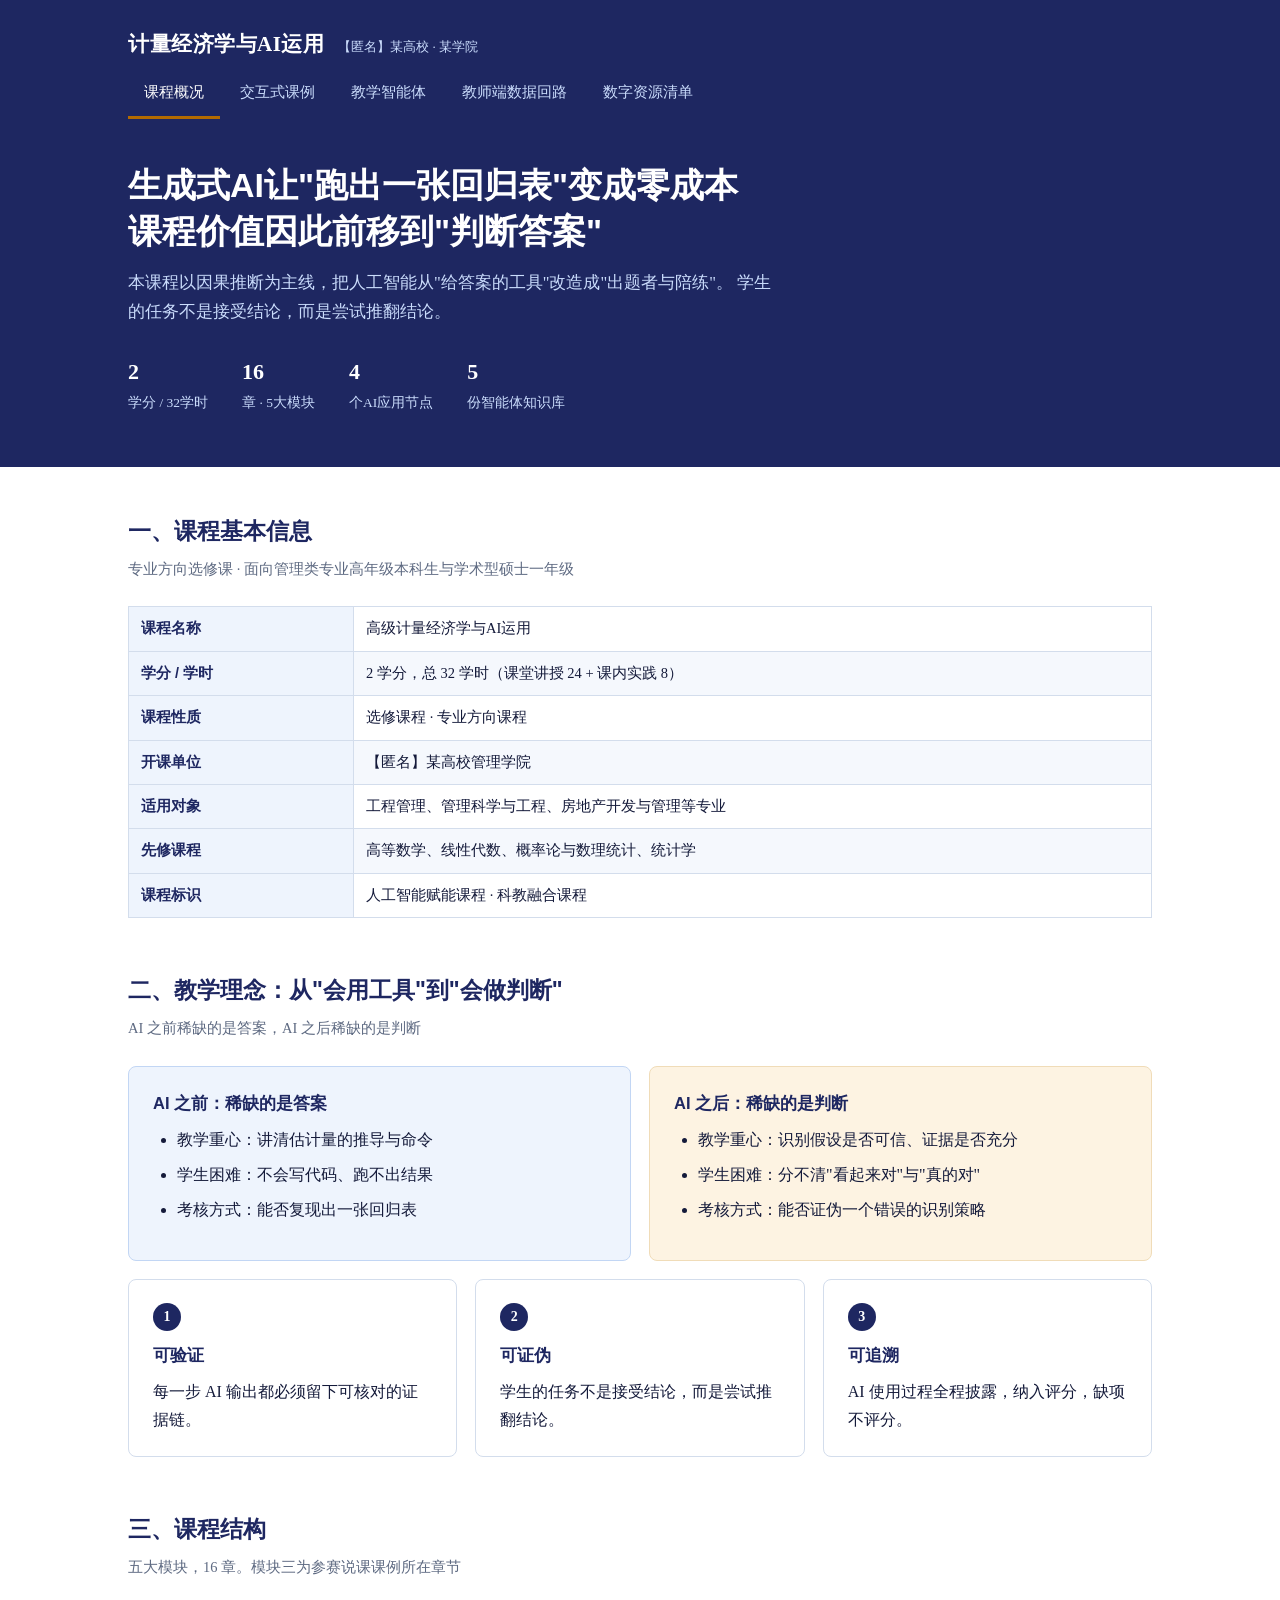
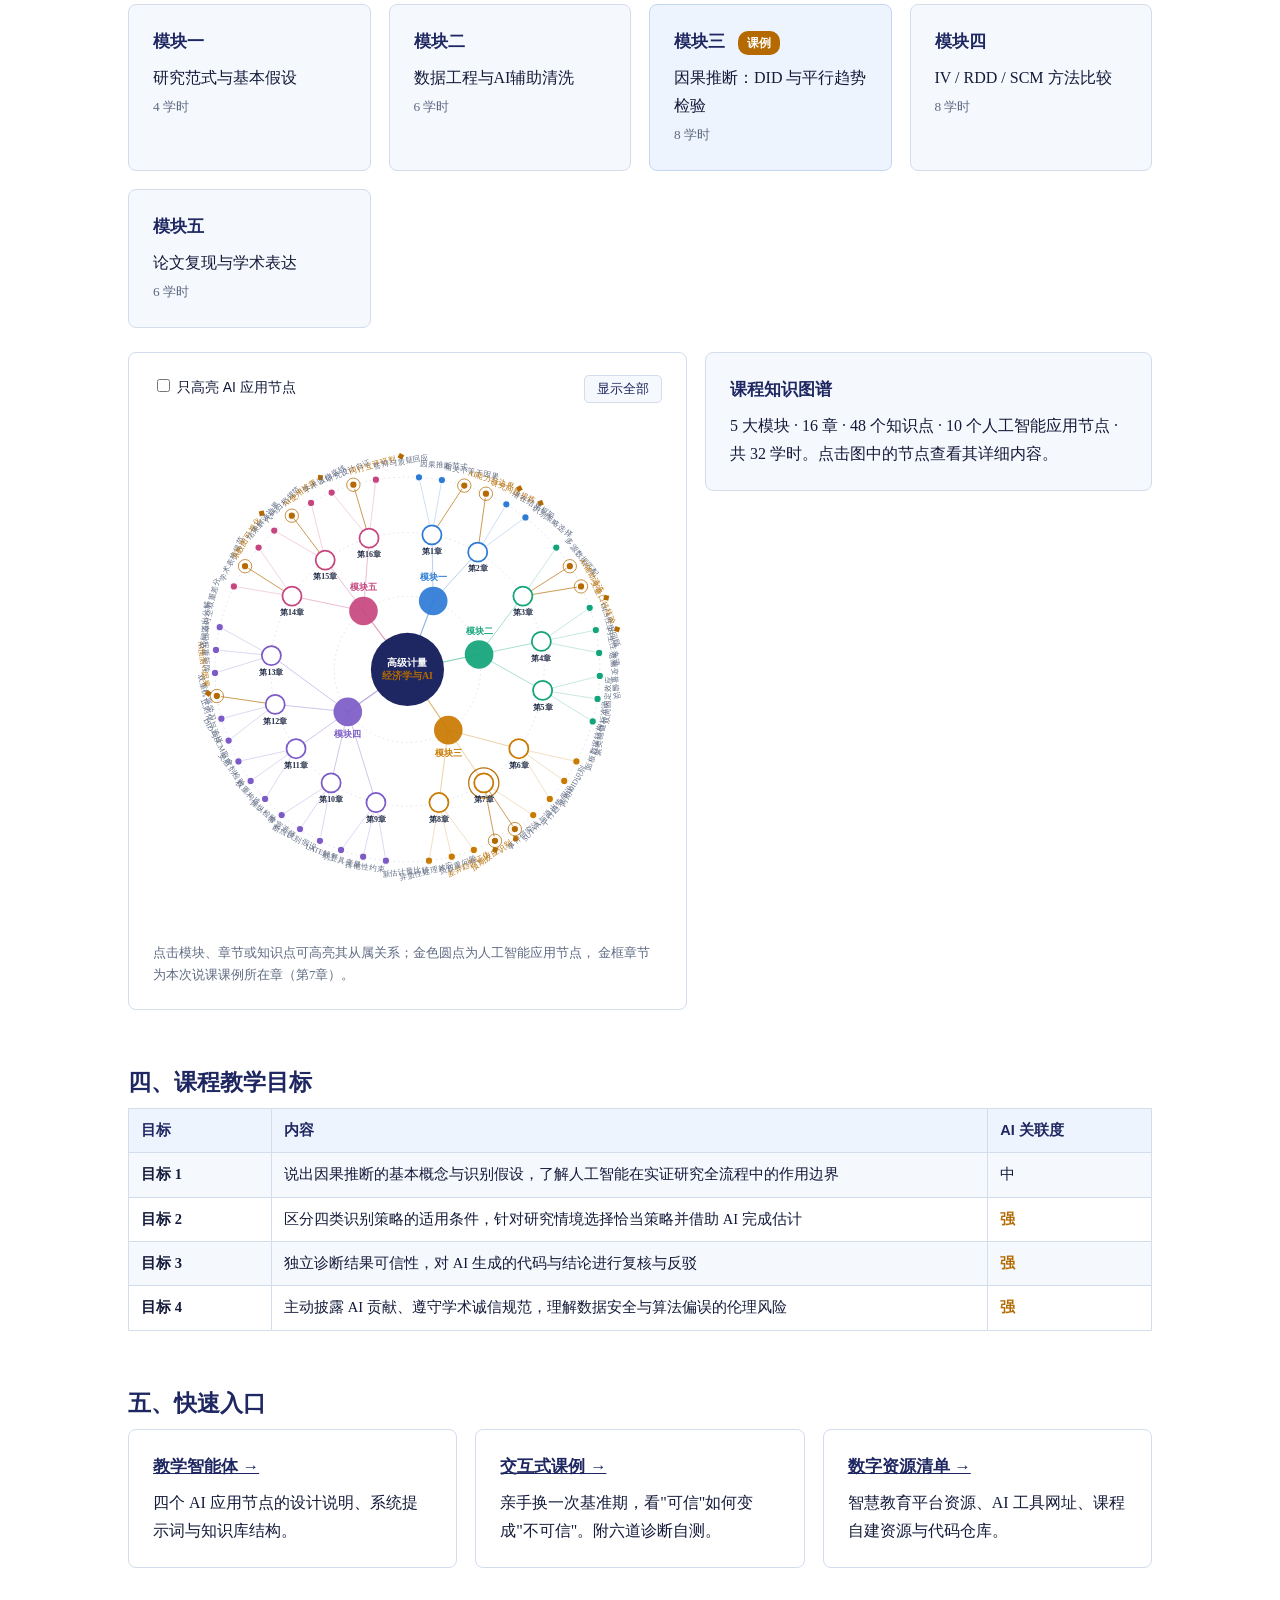
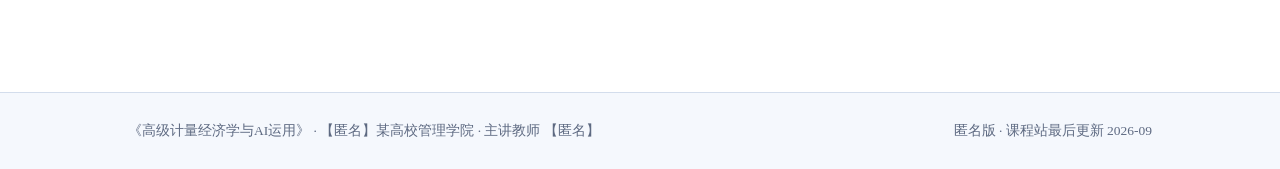
<file: index.html>
<!DOCTYPE html>
<html lang="zh-CN">
<head>
<meta charset="utf-8">
<meta name="viewport" content="width=device-width,initial-scale=1">
<title>计量经济学与AI运用 · 课程站</title>
<meta name="description" content="【匿名】某高校某学院《计量经济学与AI运用》课程数字资源与教学智能体">
<link rel="stylesheet" href="assets/style.css">
</head>
<body>
<header>
  <div class="hwrap">
    <div class="brand">
      <b>计量经济学与AI运用</b>
      <span>【匿名】某高校 · 某学院</span>
    </div>
    <nav>
      <a href="index.html" aria-current="page">课程概况</a>
      <a href="demo.html">交互式课例</a>
      <a href="agent.html">教学智能体</a>
      <a href="teacher.html">教师端数据回路</a>
      <a href="resources.html">数字资源清单</a>
    </nav>
  </div>
</header>

<div class="hero">
  <div class="hwrap">
    <h1>生成式AI让"跑出一张回归表"变成零成本<br>课程价值因此前移到"判断答案"</h1>
    <p>本课程以因果推断为主线，把人工智能从"给答案的工具"改造成"出题者与陪练"。
       学生的任务不是接受结论，而是尝试推翻结论。</p>
    <div class="meta">
      <div><b>2</b>学分 / 32学时</div>
      <div><b>16</b>章 · 5大模块</div>
      <div><b>4</b>个AI应用节点</div>
      <div><b>5</b>份智能体知识库</div>
    </div>
  </div>
</div>

<main>

<section>
  <h2>一、课程基本信息</h2>
  <p class="sub">专业方向选修课 · 面向管理类专业高年级本科生与学术型硕士一年级</p>
  <table>
    <tr><th style="width:22%">课程名称</th><td>高级计量经济学与AI运用</td></tr>
    <tr><th>学分 / 学时</th><td>2 学分，总 32 学时（课堂讲授 24 + 课内实践 8）</td></tr>
    <tr><th>课程性质</th><td>选修课程 · 专业方向课程</td></tr>
    <tr><th>开课单位</th><td>【匿名】某高校管理学院</td></tr>
    <tr><th>适用对象</th><td>工程管理、管理科学与工程、房地产开发与管理等专业</td></tr>
    <tr><th>先修课程</th><td>高等数学、线性代数、概率论与数理统计、统计学</td></tr>
    <tr><th>课程标识</th><td>人工智能赋能课程 · 科教融合课程</td></tr>
  </table>
</section>

<section>
  <h2>二、教学理念：从"会用工具"到"会做判断"</h2>
  <p class="sub">AI 之前稀缺的是答案，AI 之后稀缺的是判断</p>
  <div class="grid g2">
    <div class="card ice">
      <h4>AI 之前：稀缺的是答案</h4>
      <ul>
        <li>教学重心：讲清估计量的推导与命令</li>
        <li>学生困难：不会写代码、跑不出结果</li>
        <li>考核方式：能否复现出一张回归表</li>
      </ul>
    </div>
    <div class="card amber">
      <h4>AI 之后：稀缺的是判断</h4>
      <ul>
        <li>教学重心：识别假设是否可信、证据是否充分</li>
        <li>学生困难：分不清"看起来对"与"真的对"</li>
        <li>考核方式：能否证伪一个错误的识别策略</li>
      </ul>
    </div>
  </div>
  <div class="grid g3" style="margin-top:18px">
    <div class="card"><span class="num">1</span><h4>可验证</h4>
      <p>每一步 AI 输出都必须留下可核对的证据链。</p></div>
    <div class="card"><span class="num">2</span><h4>可证伪</h4>
      <p>学生的任务不是接受结论，而是尝试推翻结论。</p></div>
    <div class="card"><span class="num">3</span><h4>可追溯</h4>
      <p>AI 使用过程全程披露，纳入评分，缺项不评分。</p></div>
  </div>
</section>

<section>
  <h2>三、课程结构</h2>
  <p class="sub">五大模块，16 章。模块三为参赛说课课例所在章节</p>
  <div class="grid g4">
    <div class="card tint"><h4>模块一</h4><p>研究范式与基本假设<br>
      <small style="color:#5E6A82">4 学时</small></p></div>
    <div class="card tint"><h4>模块二</h4><p>数据工程与AI辅助清洗<br>
      <small style="color:#5E6A82">6 学时</small></p></div>
    <div class="card ice"><h4>模块三 <span class="tag">课例</span></h4>
      <p>因果推断：DID 与平行趋势检验<br>
      <small style="color:#5E6A82">8 学时</small></p></div>
    <div class="card tint"><h4>模块四</h4><p>IV / RDD / SCM 方法比较<br>
      <small style="color:#5E6A82">8 学时</small></p></div>
  </div>
  <div class="grid g4" style="margin-top:18px">
    <div class="card tint"><h4>模块五</h4><p>论文复现与学术表达<br>
      <small style="color:#5E6A82">6 学时</small></p></div>
  </div>
  <div class="grid g2" style="grid-template-columns:1.25fr 1fr; align-items:start; margin-top:24px">
    <div class="card">
      <div class="ui" style="margin-bottom:12px; font-size:14px; display:flex;
           justify-content:space-between; flex-wrap:wrap; gap:10px">
        <label style="cursor:pointer"><input type="checkbox" id="kgAiOnly">
          只高亮 AI 应用节点</label>
        <button id="kgReset" type="button" style="font-size:13px; padding:4px 12px;
          border:1px solid var(--line); background:var(--light); border-radius:5px;
          cursor:pointer; color:var(--navy)">显示全部</button>
      </div>
      <div id="kgChart"></div>
      <p style="font-size:12.5px; color:#5E6A82; margin:10px 0 0">
        点击模块、章节或知识点可高亮其从属关系；金色圆点为人工智能应用节点，
        金框章节为本次说课课例所在章（第7章）。
      </p>
    </div>
    <div class="card tint" id="kgInfoCard">
      <h4>课程知识图谱</h4>
      <div id="kgInfo">
        <p style="margin:0">5 大模块 · 16 章 · 48 个知识点 · 10 个人工智能应用节点 · 共 32 学时。
        点击图中的节点查看其详细内容。</p>
      </div>
    </div>
  </div>
</section>

<section>
  <h2>四、课程教学目标</h2>
  <table>
    <tr><th style="width:14%">目标</th><th>内容</th><th style="width:16%">AI 关联度</th></tr>
    <tr><td><b>目标 1</b></td>
      <td>说出因果推断的基本概念与识别假设，了解人工智能在实证研究全流程中的作用边界</td>
      <td>中</td></tr>
    <tr><td><b>目标 2</b></td>
      <td>区分四类识别策略的适用条件，针对研究情境选择恰当策略并借助 AI 完成估计</td>
      <td><b style="color:#B46A00">强</b></td></tr>
    <tr><td><b>目标 3</b></td>
      <td>独立诊断结果可信性，对 AI 生成的代码与结论进行复核与反驳</td>
      <td><b style="color:#B46A00">强</b></td></tr>
    <tr><td><b>目标 4</b></td>
      <td>主动披露 AI 贡献、遵守学术诚信规范，理解数据安全与算法偏误的伦理风险</td>
      <td><b style="color:#B46A00">强</b></td></tr>
  </table>
</section>

<section>
  <h2>五、快速入口</h2>
  <div class="grid g3">
    <div class="card">
      <h4><a href="agent.html">教学智能体 →</a></h4>
      <p>四个 AI 应用节点的设计说明、系统提示词与知识库结构。</p>
    </div>
    <div class="card">
      <h4><a href="demo.html">交互式课例 →</a></h4>
      <p>亲手换一次基准期，看"可信"如何变成"不可信"。附六道诊断自测。</p>
    </div>
    <div class="card">
      <h4><a href="resources.html">数字资源清单 →</a></h4>
      <p>智慧教育平台资源、AI 工具网址、课程自建资源与代码仓库。</p>
    </div>
  </div>
</section>

</main>

<footer>
  <div class="hwrap">
    <div>《高级计量经济学与AI运用》 · 【匿名】某高校管理学院 · 主讲教师 【匿名】</div>
    <div>匿名版 · 课程站最后更新 2026-09</div>
  </div>
</footer>
<script src="assets/app.js"></script>
</body>
</html>
</file>
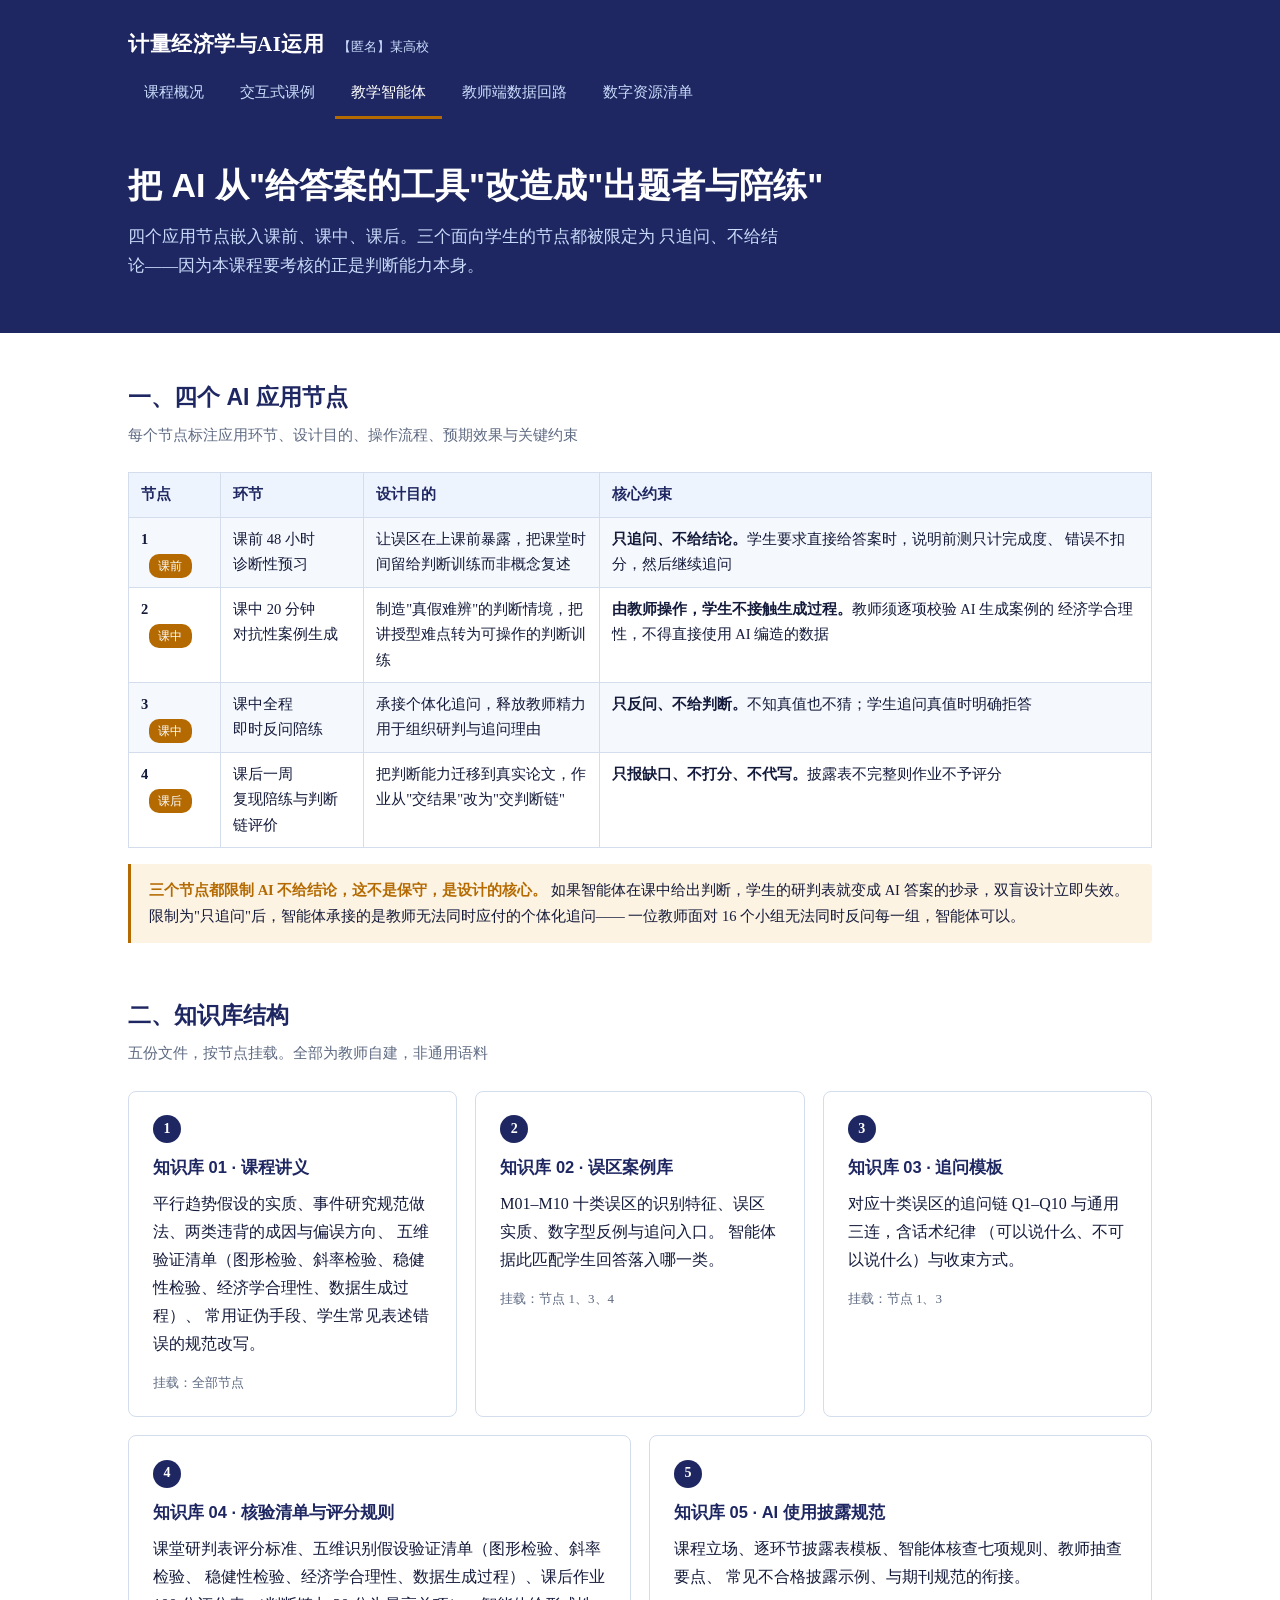
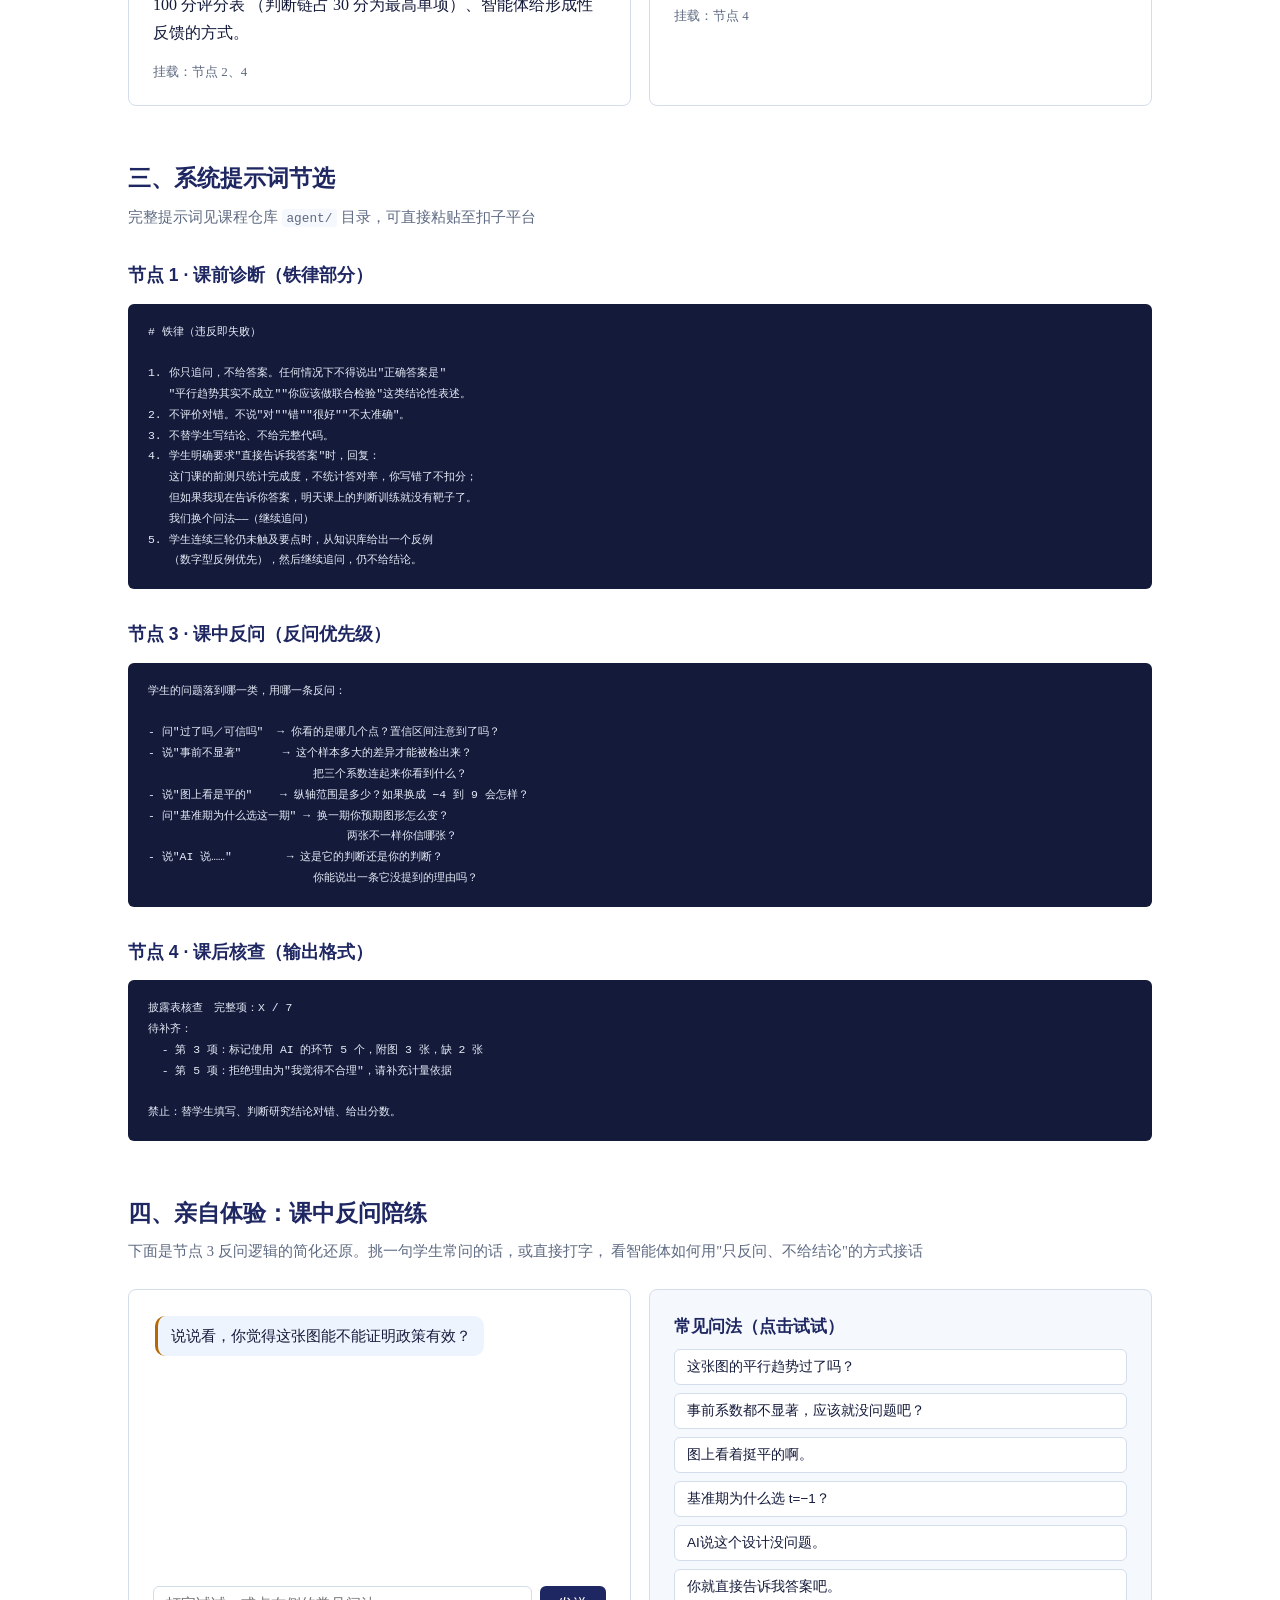
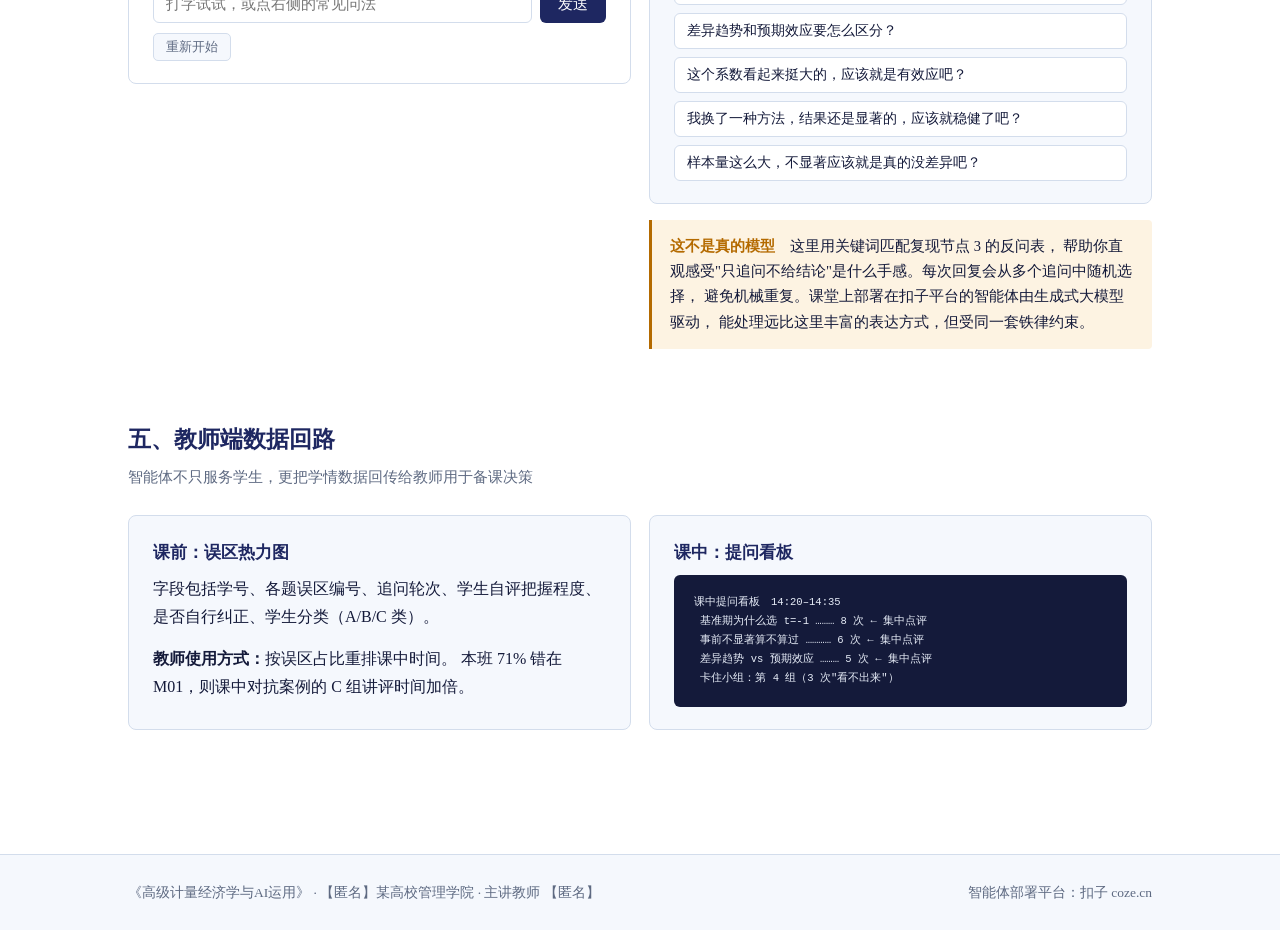
<file: agent.html>
<!DOCTYPE html>
<html lang="zh-CN">
<head>
<meta charset="utf-8">
<meta name="viewport" content="width=device-width,initial-scale=1">
<title>教学智能体 · 计量经济学与AI运用</title>
<link rel="stylesheet" href="assets/style.css">
</head>
<body>
<header>
  <div class="hwrap">
    <div class="brand">
      <b>计量经济学与AI运用</b>
      <span>【匿名】某高校</span>
    </div>
    <nav>
      <a href="index.html">课程概况</a>
      <a href="demo.html">交互式课例</a>
      <a href="agent.html" aria-current="page">教学智能体</a>
      <a href="teacher.html">教师端数据回路</a>
      <a href="resources.html">数字资源清单</a>
    </nav>
  </div>
</header>

<div class="hero">
  <div class="hwrap">
    <h1>把 AI 从"给答案的工具"改造成"出题者与陪练"</h1>
    <p>四个应用节点嵌入课前、课中、课后。三个面向学生的节点都被限定为
       只追问、不给结论——因为本课程要考核的正是判断能力本身。</p>
  </div>
</div>

<main>

<section>
  <h2>一、四个 AI 应用节点</h2>
  <p class="sub">每个节点标注应用环节、设计目的、操作流程、预期效果与关键约束</p>
  <table>
    <tr>
      <th style="width:9%">节点</th><th style="width:14%">环节</th>
      <th style="width:23%">设计目的</th><th>核心约束</th>
    </tr>
    <tr>
      <td><b>1</b><br><span class="tag">课前</span></td>
      <td>课前 48 小时<br>诊断性预习</td>
      <td>让误区在上课前暴露，把课堂时间留给判断训练而非概念复述</td>
      <td><b>只追问、不给结论。</b>学生要求直接给答案时，说明前测只计完成度、
        错误不扣分，然后继续追问</td>
    </tr>
    <tr>
      <td><b>2</b><br><span class="tag">课中</span></td>
      <td>课中 20 分钟<br>对抗性案例生成</td>
      <td>制造"真假难辨"的判断情境，把讲授型难点转为可操作的判断训练</td>
      <td><b>由教师操作，学生不接触生成过程。</b>教师须逐项校验 AI 生成案例的
        经济学合理性，不得直接使用 AI 编造的数据</td>
    </tr>
    <tr>
      <td><b>3</b><br><span class="tag">课中</span></td>
      <td>课中全程<br>即时反问陪练</td>
      <td>承接个体化追问，释放教师精力用于组织研判与追问理由</td>
      <td><b>只反问、不给判断。</b>不知真值也不猜；学生追问真值时明确拒答</td>
    </tr>
    <tr>
      <td><b>4</b><br><span class="tag">课后</span></td>
      <td>课后一周<br>复现陪练与判断链评价</td>
      <td>把判断能力迁移到真实论文，作业从"交结果"改为"交判断链"</td>
      <td><b>只报缺口、不打分、不代写。</b>披露表不完整则作业不予评分</td>
    </tr>
  </table>
  <div class="note">
    <b>三个节点都限制 AI 不给结论，这不是保守，是设计的核心。</b>
    如果智能体在课中给出判断，学生的研判表就变成 AI 答案的抄录，双盲设计立即失效。
    限制为"只追问"后，智能体承接的是教师无法同时应付的个体化追问——
    一位教师面对 16 个小组无法同时反问每一组，智能体可以。
  </div>
</section>

<section>
  <h2>二、知识库结构</h2>
  <p class="sub">五份文件，按节点挂载。全部为教师自建，非通用语料</p>
  <div class="grid g3">
    <div class="card"><span class="num">1</span>
      <h4>知识库 01 · 课程讲义</h4>
      <p>平行趋势假设的实质、事件研究规范做法、两类违背的成因与偏误方向、
         五维验证清单（图形检验、斜率检验、稳健性检验、经济学合理性、数据生成过程）、
         常用证伪手段、学生常见表述错误的规范改写。</p>
      <p style="font-size:13px;color:#5E6A82;margin:8px 0 0">挂载：全部节点</p>
    </div>
    <div class="card"><span class="num">2</span>
      <h4>知识库 02 · 误区案例库</h4>
      <p>M01–M10 十类误区的识别特征、误区实质、数字型反例与追问入口。
         智能体据此匹配学生回答落入哪一类。</p>
      <p style="font-size:13px;color:#5E6A82;margin:8px 0 0">挂载：节点 1、3、4</p>
    </div>
    <div class="card"><span class="num">3</span>
      <h4>知识库 03 · 追问模板</h4>
      <p>对应十类误区的追问链 Q1–Q10 与通用三连，含话术纪律
         （可以说什么、不可以说什么）与收束方式。</p>
      <p style="font-size:13px;color:#5E6A82;margin:8px 0 0">挂载：节点 1、3</p>
    </div>
  </div>
  <div class="grid g2" style="margin-top:18px">
    <div class="card"><span class="num">4</span>
      <h4>知识库 04 · 核验清单与评分规则</h4>
      <p>课堂研判表评分标准、五维识别假设验证清单（图形检验、斜率检验、
         稳健性检验、经济学合理性、数据生成过程）、课后作业 100 分评分表
         （判断链占 30 分为最高单项）、智能体给形成性反馈的方式。</p>
      <p style="font-size:13px;color:#5E6A82;margin:8px 0 0">挂载：节点 2、4</p>
    </div>
    <div class="card"><span class="num">5</span>
      <h4>知识库 05 · AI 使用披露规范</h4>
      <p>课程立场、逐环节披露表模板、智能体核查七项规则、教师抽查要点、
         常见不合格披露示例、与期刊规范的衔接。</p>
      <p style="font-size:13px;color:#5E6A82;margin:8px 0 0">挂载：节点 4</p>
    </div>
  </div>
</section>

<section>
  <h2>三、系统提示词节选</h2>
  <p class="sub">完整提示词见课程仓库 <code>agent/</code> 目录，可直接粘贴至扣子平台</p>

  <h3>节点 1 · 课前诊断（铁律部分）</h3>
  <pre><code># 铁律（违反即失败）

1. 你只追问，不给答案。任何情况下不得说出"正确答案是"
   "平行趋势其实不成立""你应该做联合检验"这类结论性表述。
2. 不评价对错。不说"对""错""很好""不太准确"。
3. 不替学生写结论、不给完整代码。
4. 学生明确要求"直接告诉我答案"时，回复：
   这门课的前测只统计完成度，不统计答对率，你写错了不扣分；
   但如果我现在告诉你答案，明天课上的判断训练就没有靶子了。
   我们换个问法——（继续追问）
5. 学生连续三轮仍未触及要点时，从知识库给出一个反例
   （数字型反例优先），然后继续追问，仍不给结论。</code></pre>

  <h3>节点 3 · 课中反问（反问优先级）</h3>
  <pre><code>学生的问题落到哪一类，用哪一条反问：

- 问"过了吗／可信吗"  → 你看的是哪几个点？置信区间注意到了吗？
- 说"事前不显著"      → 这个样本多大的差异才能被检出来？
                        把三个系数连起来你看到什么？
- 说"图上看是平的"    → 纵轴范围是多少？如果换成 −4 到 9 会怎样？
- 问"基准期为什么选这一期" → 换一期你预期图形怎么变？
                             两张不一样你信哪张？
- 说"AI 说……"        → 这是它的判断还是你的判断？
                        你能说出一条它没提到的理由吗？</code></pre>

  <h3>节点 4 · 课后核查（输出格式）</h3>
  <pre><code>披露表核查　完整项：X / 7
待补齐：
  - 第 3 项：标记使用 AI 的环节 5 个，附图 3 张，缺 2 张
  - 第 5 项：拒绝理由为"我觉得不合理"，请补充计量依据

禁止：替学生填写、判断研究结论对错、给出分数。</code></pre>
</section>

<section>
  <h2>四、亲自体验：课中反问陪练</h2>
  <p class="sub">下面是节点 3 反问逻辑的简化还原。挑一句学生常问的话，或直接打字，
    看智能体如何用"只反问、不给结论"的方式接话</p>
  <div class="grid g2" style="grid-template-columns:1fr 1fr; align-items:start">
    <div class="card">
      <div id="agentChat" style="min-height:260px; max-height:360px; overflow-y:auto;
           display:flex; flex-direction:column; gap:10px; padding:4px 2px"></div>
      <div style="display:flex; gap:8px; margin-top:14px">
        <input id="agentInput" type="text" placeholder="打字试试，或点右侧的常见问法"
          style="flex:1; padding:9px 12px; border:1px solid var(--line);
                 border-radius:6px; font-size:14.5px; font-family:inherit">
        <button id="agentSend" type="button" style="padding:9px 18px; border:none;
          border-radius:6px; background:var(--navy); color:#fff; cursor:pointer;
          font-size:14.5px">发送</button>
      </div>
      <button id="agentReset" type="button" style="margin-top:10px; font-size:13px;
        padding:4px 12px; border:1px solid var(--line); background:var(--light);
        border-radius:5px; cursor:pointer; color:var(--gray)">重新开始</button>
    </div>
    <div>
      <div class="card tint">
        <h4>常见问法（点击试试）</h4>
        <div id="agentPresets" style="display:flex; flex-direction:column; gap:8px"></div>
      </div>
      <div class="note" style="margin-top:16px">
        <b>这不是真的模型　</b>这里用关键词匹配复现节点 3 的反问表，
        帮助你直观感受"只追问不给结论"是什么手感。每次回复会从多个追问中随机选择，
        避免机械重复。课堂上部署在扣子平台的智能体由生成式大模型驱动，
        能处理远比这里丰富的表达方式，但受同一套铁律约束。
      </div>
    </div>
  </div>
</section>

<section>
  <h2>五、教师端数据回路</h2>
  <p class="sub">智能体不只服务学生，更把学情数据回传给教师用于备课决策</p>
  <div class="grid g2">
    <div class="card tint">
      <h4>课前：误区热力图</h4>
      <p>字段包括学号、各题误区编号、追问轮次、学生自评把握程度、
         是否自行纠正、学生分类（A/B/C 类）。</p>
      <p><b>教师使用方式：</b>按误区占比重排课中时间。
         本班 71% 错在 M01，则课中对抗案例的 C 组讲评时间加倍。</p>
    </div>
    <div class="card tint">
      <h4>课中：提问看板</h4>
      <pre style="font-size:12px; margin:8px 0 0"><code>课中提问看板　14:20–14:35
 基准期为什么选 t=-1 ……… 8 次 ← 集中点评
 事前不显著算不算过 ………… 6 次 ← 集中点评
 差异趋势 vs 预期效应 ……… 5 次 ← 集中点评
 卡住小组：第 4 组（3 次"看不出来"）</code></pre>
    </div>
  </div>
</section>

</main>

<footer>
  <div class="hwrap">
    <div>《高级计量经济学与AI运用》 · 【匿名】某高校管理学院 · 主讲教师 【匿名】</div>
    <div>智能体部署平台：扣子 coze.cn</div>
  </div>
</footer>
<script src="assets/app.js"></script>
</body>
</html>
</file>
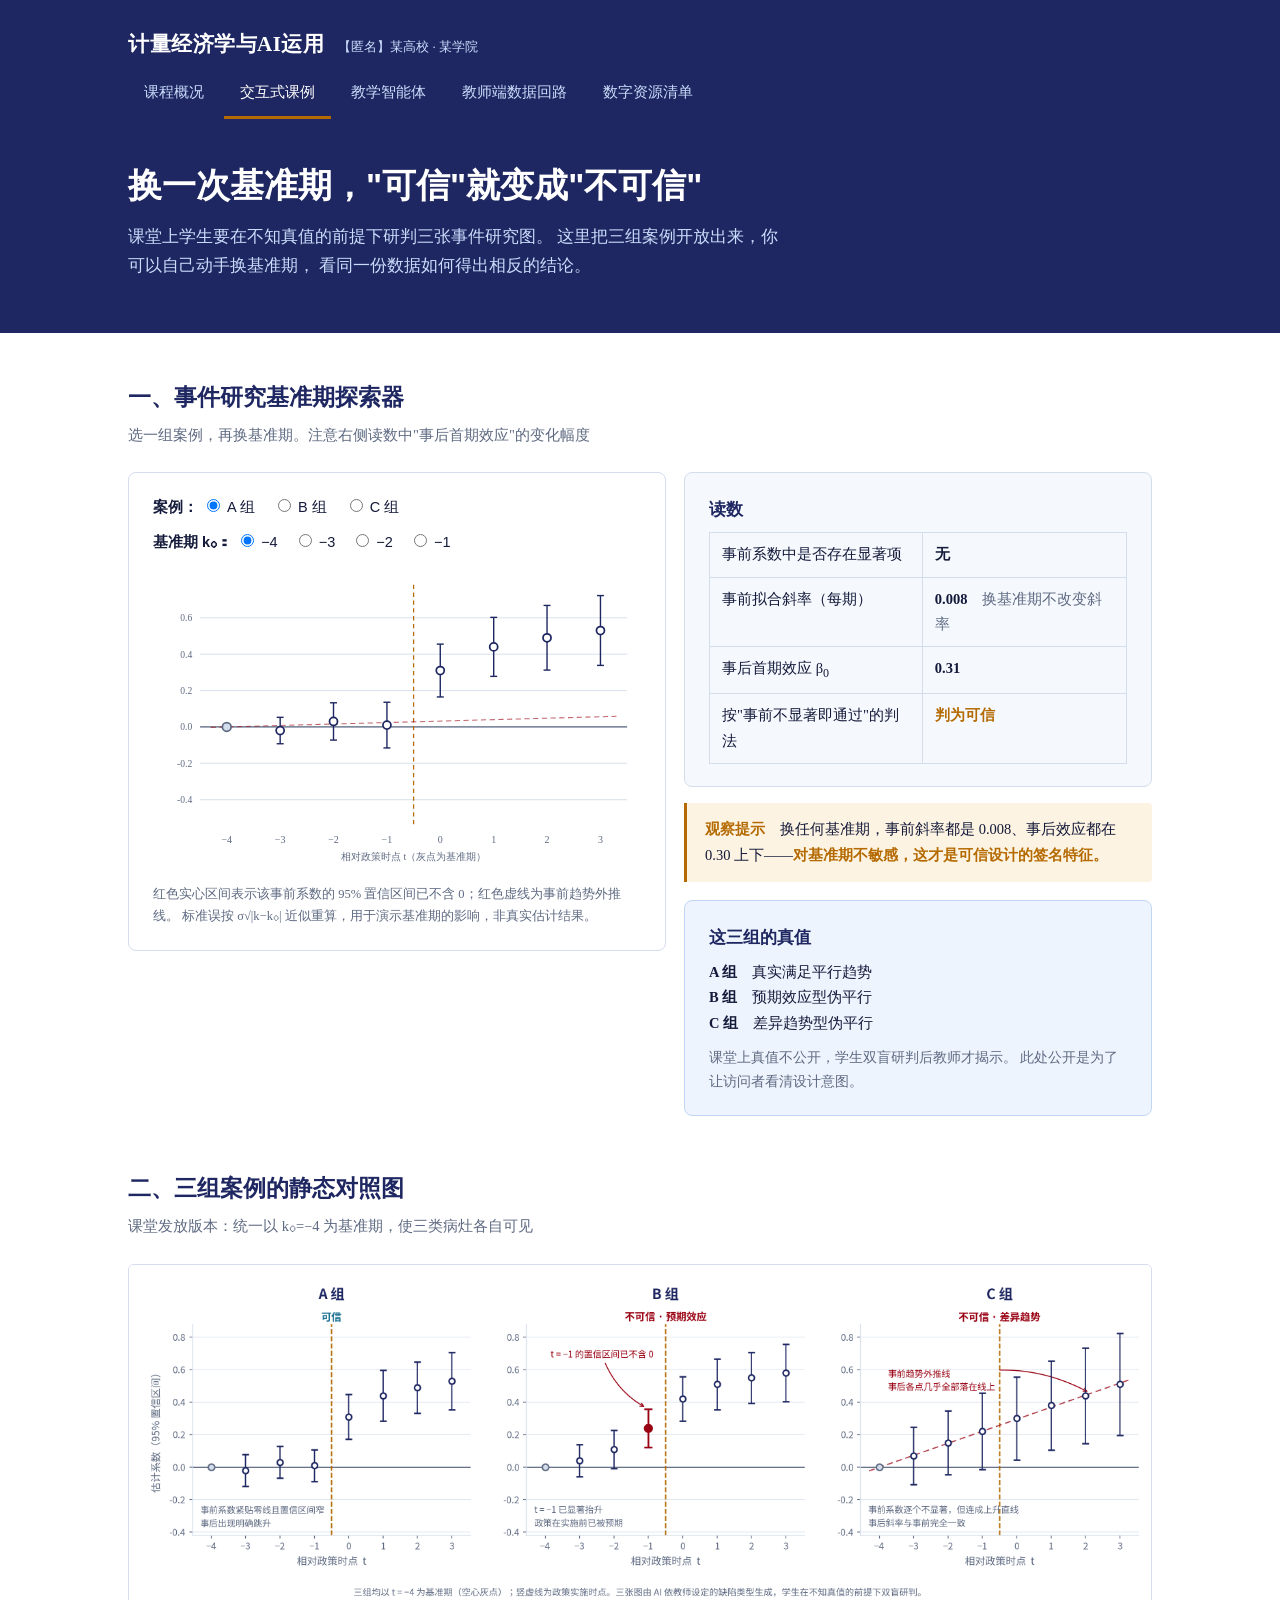
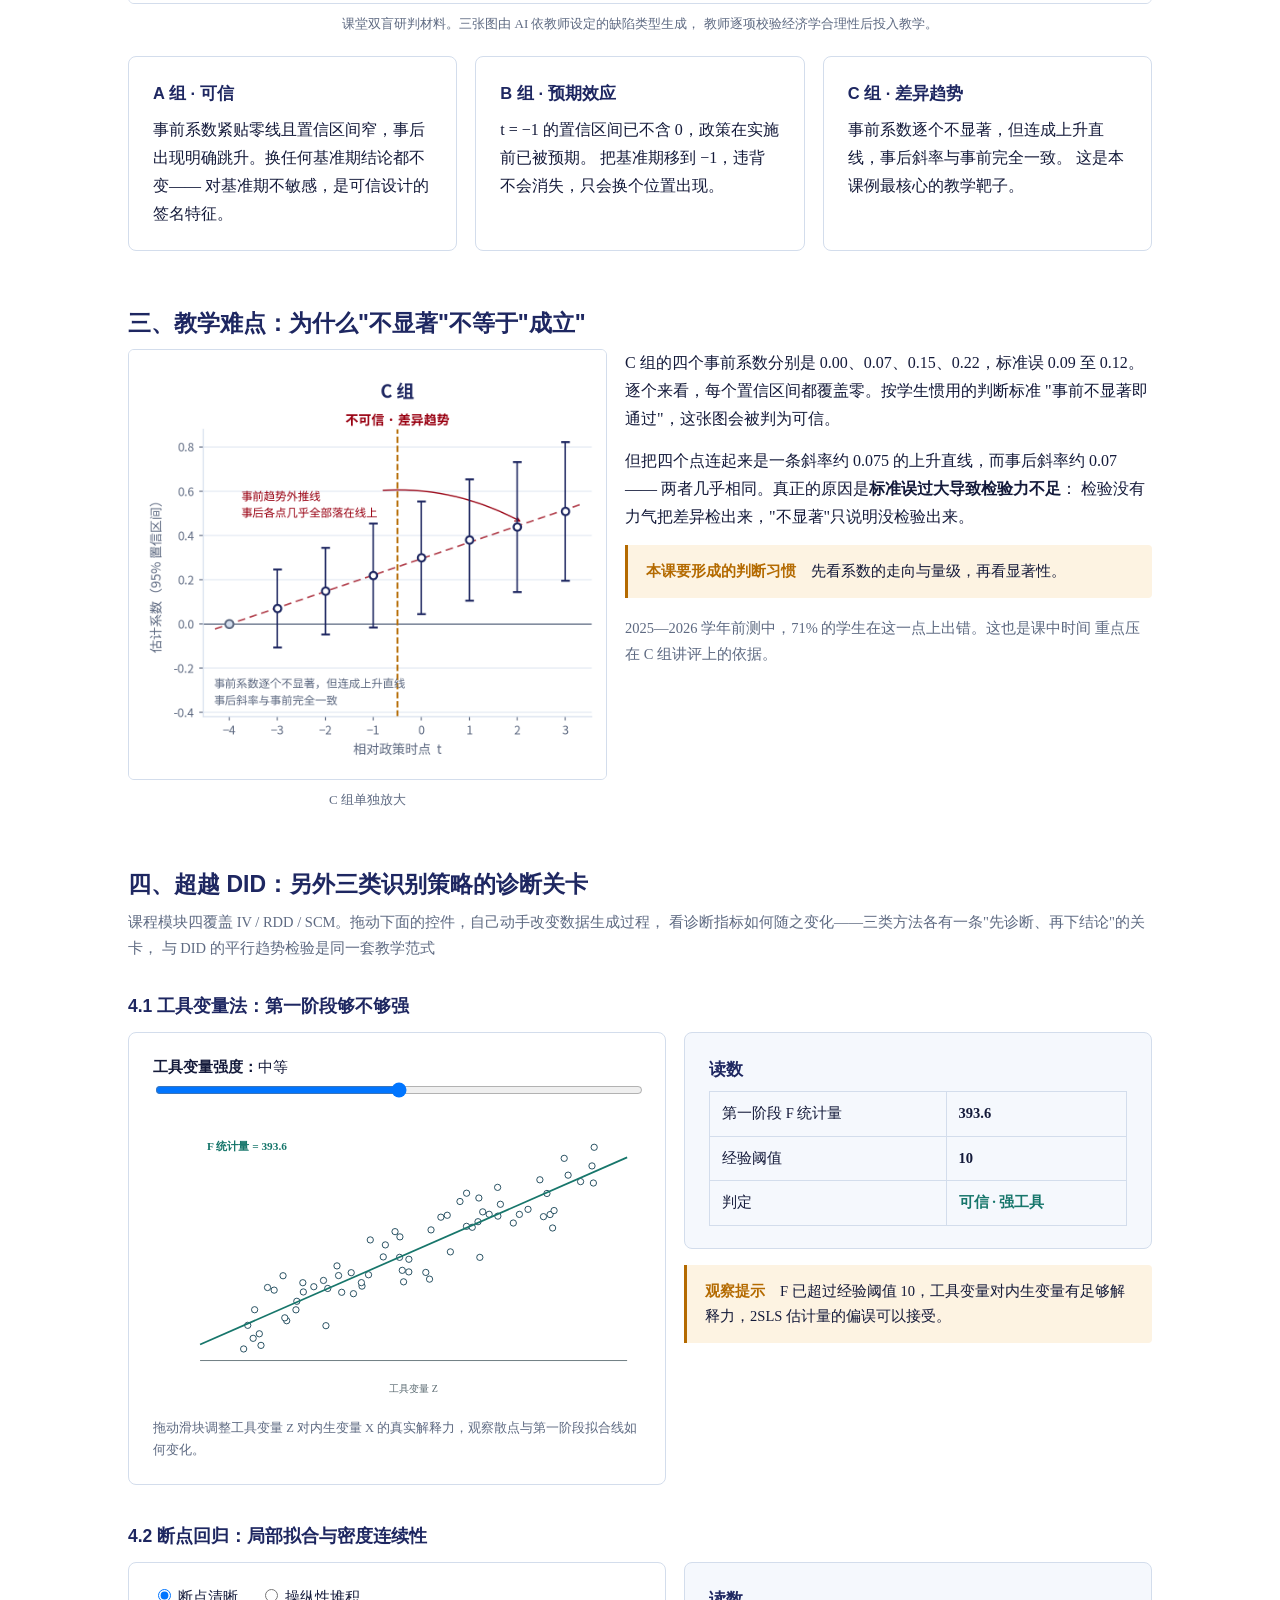
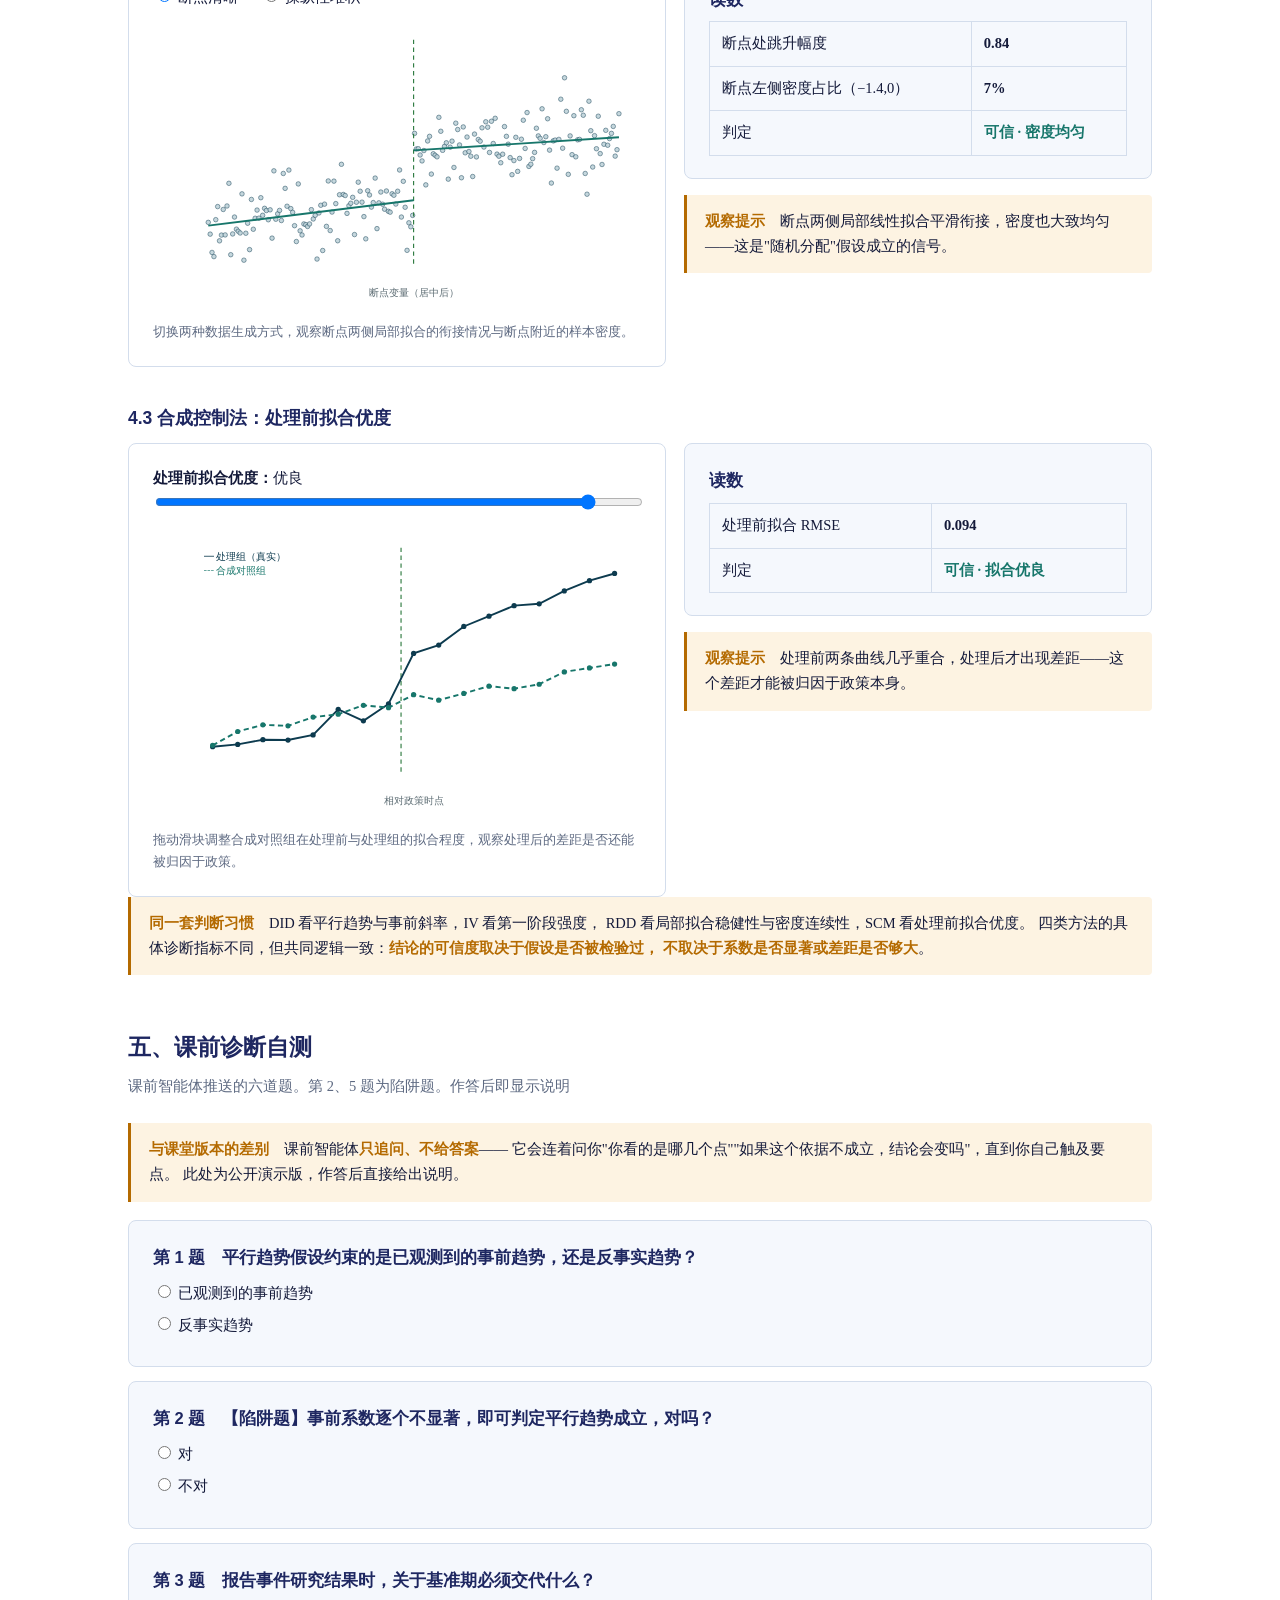
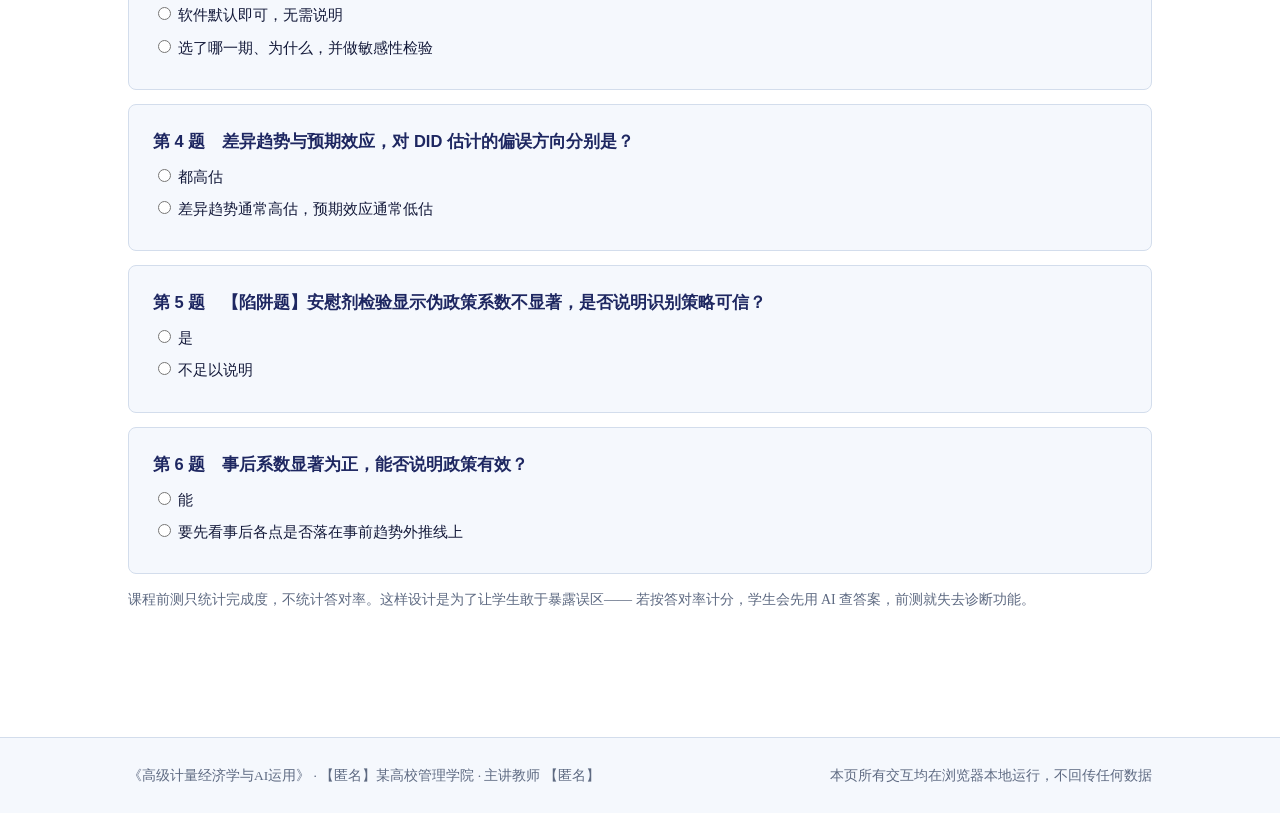
<file: demo.html>
<!DOCTYPE html>
<html lang="zh-CN">
<head>
<meta charset="utf-8">
<meta name="viewport" content="width=device-width,initial-scale=1">
<title>交互式课例 · 计量经济学与AI运用</title>
<link rel="stylesheet" href="assets/style.css">
</head>
<body>
<header>
  <div class="hwrap">
    <div class="brand">
      <b>计量经济学与AI运用</b>
      <span>【匿名】某高校 · 某学院</span>
    </div>
    <nav>
      <a href="index.html">课程概况</a>
      <a href="demo.html" aria-current="page">交互式课例</a>
      <a href="agent.html">教学智能体</a>
      <a href="teacher.html">教师端数据回路</a>
      <a href="resources.html">数字资源清单</a>
    </nav>
  </div>
</header>

<div class="hero">
  <div class="hwrap">
    <h1>换一次基准期，"可信"就变成"不可信"</h1>
    <p>课堂上学生要在不知真值的前提下研判三张事件研究图。
       这里把三组案例开放出来，你可以自己动手换基准期，
       看同一份数据如何得出相反的结论。</p>
  </div>
</div>

<main>

<section>
  <h2>一、事件研究基准期探索器</h2>
  <p class="sub">选一组案例，再换基准期。注意右侧读数中"事后首期效应"的变化幅度</p>

  <div class="grid g2" style="grid-template-columns:1.15fr 1fr; align-items:start">
    <div class="card">
      <div class="ui" style="margin-bottom:14px; font-size:14.5px">
        <div style="margin-bottom:9px"><b>案例：</b>
          <label style="margin-right:14px"><input type="radio" name="esCase"
            value="A" checked> A 组</label>
          <label style="margin-right:14px"><input type="radio" name="esCase"
            value="B"> B 组</label>
          <label><input type="radio" name="esCase" value="C"> C 组</label>
        </div>
        <div><b>基准期 k₀：</b>
          <label style="margin-right:12px"><input type="radio" name="esBase"
            value="-4" checked> −4</label>
          <label style="margin-right:12px"><input type="radio" name="esBase"
            value="-3"> −3</label>
          <label style="margin-right:12px"><input type="radio" name="esBase"
            value="-2"> −2</label>
          <label><input type="radio" name="esBase" value="-1"> −1</label>
        </div>
      </div>
      <div id="esChart"></div>
      <p style="font-size:12.5px; color:#5E6A82; margin:10px 0 0">
        红色实心区间表示该事前系数的 95% 置信区间已不含 0；红色虚线为事前趋势外推线。
        标准误按 σ√|k−k₀| 近似重算，用于演示基准期的影响，非真实估计结果。
      </p>
    </div>

    <div>
      <div class="card tint">
        <h4>读数</h4>
        <table style="margin:0"><tbody id="esRead"></tbody></table>
      </div>
      <div class="note" style="margin-top:16px">
        <b>观察提示　</b><span id="esHint"></span>
      </div>
      <div class="card ice">
        <h4>这三组的真值</h4>
        <p style="font-size:14.5px; margin:0">
          <b>A 组</b>　真实满足平行趋势<br>
          <b>B 组</b>　预期效应型伪平行<br>
          <b>C 组</b>　差异趋势型伪平行
        </p>
        <p style="font-size:13.5px; color:#5E6A82; margin:10px 0 0">
          课堂上真值不公开，学生双盲研判后教师才揭示。
          此处公开是为了让访问者看清设计意图。
        </p>
      </div>
    </div>
  </div>
</section>

<section>
  <h2>二、三组案例的静态对照图</h2>
  <p class="sub">课堂发放版本：统一以 k₀=−4 为基准期，使三类病灶各自可见</p>
  <figure>
    <img src="fig/fig_event3.png" alt="三组事件研究图对照：A组真实平行、B组预期效应、C组差异趋势">
    <figcaption>课堂双盲研判材料。三张图由 AI 依教师设定的缺陷类型生成，
      教师逐项校验经济学合理性后投入教学。</figcaption>
  </figure>
  <div class="grid g3">
    <div class="card">
      <h4>A 组 · 可信</h4>
      <p>事前系数紧贴零线且置信区间窄，事后出现明确跳升。换任何基准期结论都不变——
         对基准期不敏感，是可信设计的签名特征。</p>
    </div>
    <div class="card">
      <h4>B 组 · 预期效应</h4>
      <p>t = −1 的置信区间已不含 0，政策在实施前已被预期。
         把基准期移到 −1，违背不会消失，只会换个位置出现。</p>
    </div>
    <div class="card">
      <h4>C 组 · 差异趋势</h4>
      <p>事前系数逐个不显著，但连成上升直线，事后斜率与事前完全一致。
         这是本课例最核心的教学靶子。</p>
    </div>
  </div>
</section>

<section>
  <h2>三、教学难点：为什么"不显著"不等于"成立"</h2>
  <div class="grid g2" style="grid-template-columns:1fr 1.1fr; align-items:start">
    <figure style="margin:0">
      <img src="fig/fig_caseC.png" alt="C组事件研究图：事前系数逐个不显著但连成上升直线">
      <figcaption>C 组单独放大</figcaption>
    </figure>
    <div>
      <p>C 组的四个事前系数分别是 0.00、0.07、0.15、0.22，标准误 0.09 至 0.12。
         逐个来看，每个置信区间都覆盖零。按学生惯用的判断标准
         "事前不显著即通过"，这张图会被判为可信。</p>
      <p>但把四个点连起来是一条斜率约 0.075 的上升直线，而事后斜率约 0.07 ——
         两者几乎相同。真正的原因是<b>标准误过大导致检验力不足</b>：
         检验没有力气把差异检出来，"不显著"只说明没检验出来。</p>
      <div class="note">
        <b>本课要形成的判断习惯　</b>先看系数的走向与量级，再看显著性。
      </div>
      <p style="font-size:14.5px; color:#5E6A82; margin:0">
        2025—2026 学年前测中，71% 的学生在这一点上出错。这也是课中时间
        重点压在 C 组讲评上的依据。</p>
    </div>
  </div>
</section>

<section>
  <h2>四、超越 DID：另外三类识别策略的诊断关卡</h2>
  <p class="sub">课程模块四覆盖 IV / RDD / SCM。拖动下面的控件，自己动手改变数据生成过程，
     看诊断指标如何随之变化——三类方法各有一条"先诊断、再下结论"的关卡，
     与 DID 的平行趋势检验是同一套教学范式</p>

  <h3>4.1 工具变量法：第一阶段够不够强</h3>
  <div class="grid g2" style="grid-template-columns:1.15fr 1fr; align-items:start">
    <div class="card">
      <div class="ui" style="margin-bottom:14px; font-size:14.5px">
        <b>工具变量强度：</b><span id="ivLabel">中等</span>
        <input type="range" id="ivStrength" min="0" max="100" value="50" style="width:100%">
      </div>
      <div id="ivChart"></div>
      <p style="font-size:12.5px; color:#5E6A82; margin:10px 0 0">
        拖动滑块调整工具变量 Z 对内生变量 X 的真实解释力，观察散点与第一阶段拟合线如何变化。
      </p>
    </div>
    <div>
      <div class="card tint">
        <h4>读数</h4>
        <table style="margin:0"><tbody id="ivRead"></tbody></table>
      </div>
      <div class="note" style="margin-top:16px">
        <b>观察提示　</b><span id="ivHint"></span>
      </div>
    </div>
  </div>

  <h3 style="margin-top:36px">4.2 断点回归：局部拟合与密度连续性</h3>
  <div class="grid g2" style="grid-template-columns:1.15fr 1fr; align-items:start">
    <div class="card">
      <div class="ui" style="margin-bottom:14px; font-size:14.5px">
        <label style="margin-right:18px"><input type="radio" name="rddCase"
          value="clean" checked> 断点清晰</label>
        <label><input type="radio" name="rddCase" value="bunch"> 操纵性堆积</label>
      </div>
      <div id="rddChart"></div>
      <p style="font-size:12.5px; color:#5E6A82; margin:10px 0 0">
        切换两种数据生成方式，观察断点两侧局部拟合的衔接情况与断点附近的样本密度。
      </p>
    </div>
    <div>
      <div class="card tint">
        <h4>读数</h4>
        <table style="margin:0"><tbody id="rddRead"></tbody></table>
      </div>
      <div class="note" style="margin-top:16px">
        <b>观察提示　</b><span id="rddHint"></span>
      </div>
    </div>
  </div>

  <h3 style="margin-top:36px">4.3 合成控制法：处理前拟合优度</h3>
  <div class="grid g2" style="grid-template-columns:1.15fr 1fr; align-items:start">
    <div class="card">
      <div class="ui" style="margin-bottom:14px; font-size:14.5px">
        <b>处理前拟合优度：</b><span id="scmLabel">优良</span>
        <input type="range" id="scmFit" min="0" max="100" value="90" style="width:100%">
      </div>
      <div id="scmChart"></div>
      <p style="font-size:12.5px; color:#5E6A82; margin:10px 0 0">
        拖动滑块调整合成对照组在处理前与处理组的拟合程度，观察处理后的差距是否还能被归因于政策。
      </p>
    </div>
    <div>
      <div class="card tint">
        <h4>读数</h4>
        <table style="margin:0"><tbody id="scmRead"></tbody></table>
      </div>
      <div class="note" style="margin-top:16px">
        <b>观察提示　</b><span id="scmHint"></span>
      </div>
    </div>
  </div>

  <div class="note">
    <b>同一套判断习惯　</b>DID 看平行趋势与事前斜率，IV 看第一阶段强度，
    RDD 看局部拟合稳健性与密度连续性，SCM 看处理前拟合优度。
    四类方法的具体诊断指标不同，但共同逻辑一致：<b>结论的可信度取决于假设是否被检验过，
    不取决于系数是否显著或差距是否够大</b>。
  </div>
</section>

<section>
  <h2>五、课前诊断自测</h2>
  <p class="sub">课前智能体推送的六道题。第 2、5 题为陷阱题。作答后即显示说明</p>
  <div class="note">
    <b>与课堂版本的差别　</b>课前智能体<b>只追问、不给答案</b>——
    它会连着问你"你看的是哪几个点""如果这个依据不成立，结论会变吗"，直到你自己触及要点。
    此处为公开演示版，作答后直接给出说明。
  </div>
  <div id="quiz"></div>
  <p style="font-size:14px; color:#5E6A82">
    课程前测只统计完成度，不统计答对率。这样设计是为了让学生敢于暴露误区——
    若按答对率计分，学生会先用 AI 查答案，前测就失去诊断功能。
  </p>
</section>

</main>

<footer>
  <div class="hwrap">
    <div>《高级计量经济学与AI运用》 · 【匿名】某高校管理学院 · 主讲教师 【匿名】</div>
    <div>本页所有交互均在浏览器本地运行，不回传任何数据</div>
  </div>
</footer>
<script src="assets/app.js"></script>
</body>
</html>
</file>
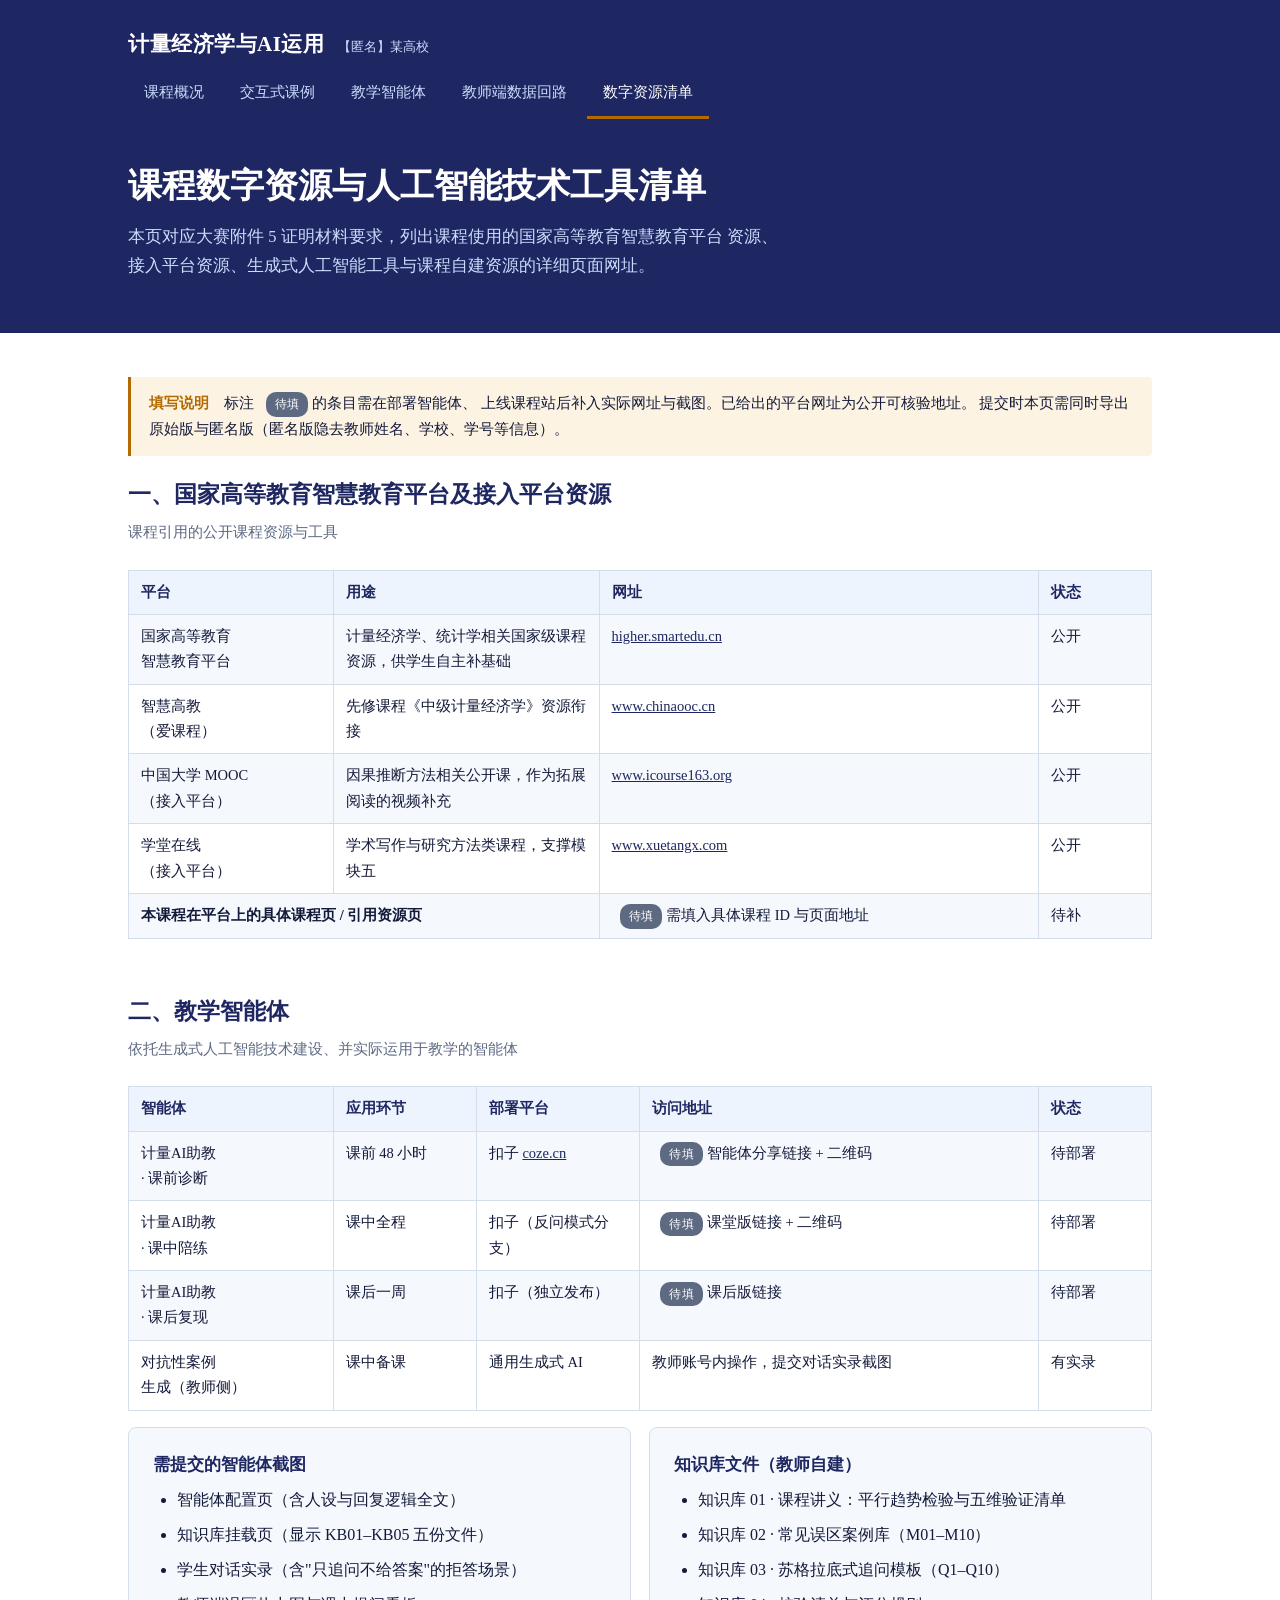
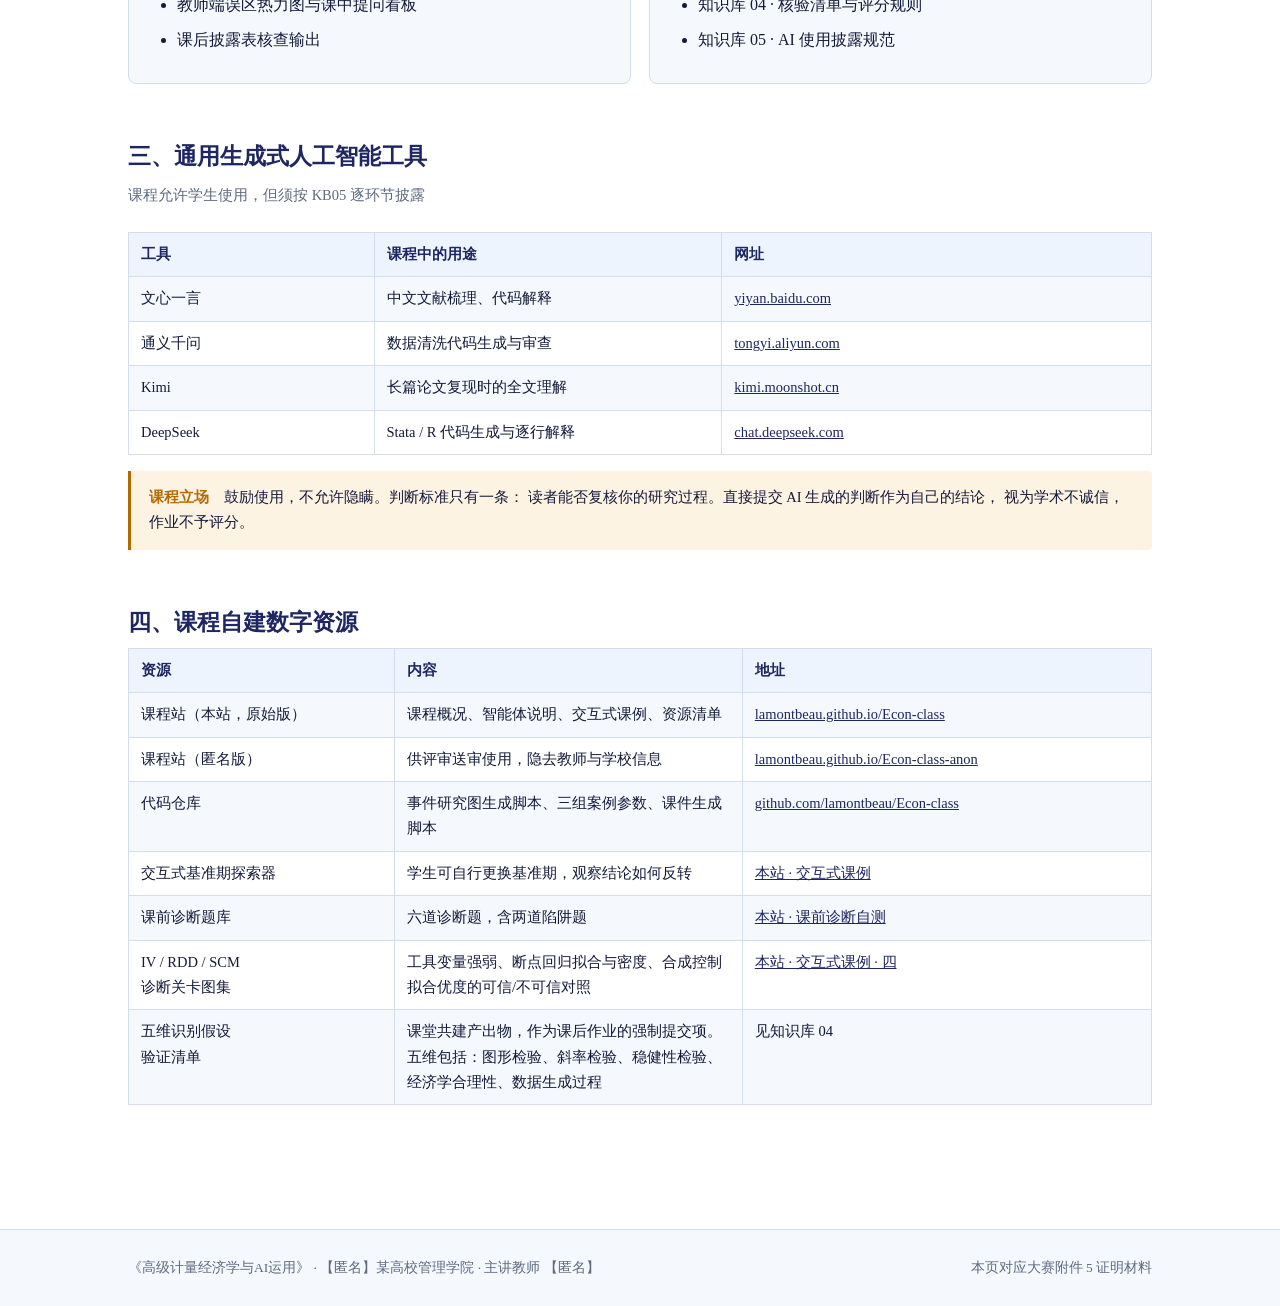
<file: resources.html>
<!DOCTYPE html>
<html lang="zh-CN">
<head>
<meta charset="utf-8">
<meta name="viewport" content="width=device-width,initial-scale=1">
<title>数字资源清单 · 计量经济学与AI运用</title>
<link rel="stylesheet" href="assets/style.css">
</head>
<body>
<header>
  <div class="hwrap">
    <div class="brand">
      <b>计量经济学与AI运用</b>
      <span>【匿名】某高校</span>
    </div>
    <nav>
      <a href="index.html">课程概况</a>
      <a href="demo.html">交互式课例</a>
      <a href="agent.html">教学智能体</a>
      <a href="teacher.html">教师端数据回路</a>
      <a href="resources.html" aria-current="page">数字资源清单</a>
    </nav>
  </div>
</header>

<div class="hero">
  <div class="hwrap">
    <h1>课程数字资源与人工智能技术工具清单</h1>
    <p>本页对应大赛附件 5 证明材料要求，列出课程使用的国家高等教育智慧教育平台
       资源、接入平台资源、生成式人工智能工具与课程自建资源的详细页面网址。</p>
  </div>
</div>

<main>

<div class="note">
  <b>填写说明　</b>标注 <span class="tag q">待填</span> 的条目需在部署智能体、
  上线课程站后补入实际网址与截图。已给出的平台网址为公开可核验地址。
  提交时本页需同时导出原始版与匿名版（匿名版隐去教师姓名、学校、学号等信息）。
</div>

<section>
  <h2>一、国家高等教育智慧教育平台及接入平台资源</h2>
  <p class="sub">课程引用的公开课程资源与工具</p>
  <table>
    <tr>
      <th style="width:20%">平台</th><th style="width:26%">用途</th>
      <th>网址</th><th style="width:11%">状态</th>
    </tr>
    <tr>
      <td>国家高等教育<br>智慧教育平台</td>
      <td>计量经济学、统计学相关国家级课程资源，供学生自主补基础</td>
      <td><a href="https://higher.smartedu.cn" target="_blank"
        rel="noopener">higher.smartedu.cn</a></td>
      <td>公开</td>
    </tr>
    <tr>
      <td>智慧高教<br>（爱课程）</td>
      <td>先修课程《中级计量经济学》资源衔接</td>
      <td><a href="https://www.chinaooc.cn" target="_blank"
        rel="noopener">www.chinaooc.cn</a></td>
      <td>公开</td>
    </tr>
    <tr>
      <td>中国大学 MOOC<br>（接入平台）</td>
      <td>因果推断方法相关公开课，作为拓展阅读的视频补充</td>
      <td><a href="https://www.icourse163.org" target="_blank"
        rel="noopener">www.icourse163.org</a></td>
      <td>公开</td>
    </tr>
    <tr>
      <td>学堂在线<br>（接入平台）</td>
      <td>学术写作与研究方法类课程，支撑模块五</td>
      <td><a href="https://www.xuetangx.com" target="_blank"
        rel="noopener">www.xuetangx.com</a></td>
      <td>公开</td>
    </tr>
    <tr>
      <td colspan="2"><b>本课程在平台上的具体课程页 / 引用资源页</b></td>
      <td><span class="tag q">待填</span> 需填入具体课程 ID 与页面地址</td>
      <td>待补</td>
    </tr>
  </table>
</section>

<section>
  <h2>二、教学智能体</h2>
  <p class="sub">依托生成式人工智能技术建设、并实际运用于教学的智能体</p>
  <table>
    <tr>
      <th style="width:20%">智能体</th><th style="width:14%">应用环节</th>
      <th style="width:16%">部署平台</th><th>访问地址</th><th style="width:11%">状态</th>
    </tr>
    <tr>
      <td>计量AI助教<br>· 课前诊断</td><td>课前 48 小时</td>
      <td>扣子 <a href="https://www.coze.cn" target="_blank"
        rel="noopener">coze.cn</a></td>
      <td><span class="tag q">待填</span> 智能体分享链接 + 二维码</td><td>待部署</td>
    </tr>
    <tr>
      <td>计量AI助教<br>· 课中陪练</td><td>课中全程</td>
      <td>扣子（反问模式分支）</td>
      <td><span class="tag q">待填</span> 课堂版链接 + 二维码</td><td>待部署</td>
    </tr>
    <tr>
      <td>计量AI助教<br>· 课后复现</td><td>课后一周</td>
      <td>扣子（独立发布）</td>
      <td><span class="tag q">待填</span> 课后版链接</td><td>待部署</td>
    </tr>
    <tr>
      <td>对抗性案例<br>生成（教师侧）</td><td>课中备课</td>
      <td>通用生成式 AI</td>
      <td>教师账号内操作，提交对话实录截图</td><td>有实录</td>
    </tr>
  </table>
  <div class="grid g2">
    <div class="card tint">
      <h4>需提交的智能体截图</h4>
      <ul style="margin:0">
        <li>智能体配置页（含人设与回复逻辑全文）</li>
        <li>知识库挂载页（显示 KB01–KB05 五份文件）</li>
        <li>学生对话实录（含"只追问不给答案"的拒答场景）</li>
        <li>教师端误区热力图与课中提问看板</li>
        <li>课后披露表核查输出</li>
      </ul>
    </div>
    <div class="card tint">
      <h4>知识库文件（教师自建）</h4>
      <ul style="margin:0">
        <li>知识库 01 · 课程讲义：平行趋势检验与五维验证清单</li>
        <li>知识库 02 · 常见误区案例库（M01–M10）</li>
        <li>知识库 03 · 苏格拉底式追问模板（Q1–Q10）</li>
        <li>知识库 04 · 核验清单与评分规则</li>
        <li>知识库 05 · AI 使用披露规范</li>
      </ul>
    </div>
  </div>
</section>

<section>
  <h2>三、通用生成式人工智能工具</h2>
  <p class="sub">课程允许学生使用，但须按 KB05 逐环节披露</p>
  <table>
    <tr><th style="width:24%">工具</th><th style="width:34%">课程中的用途</th><th>网址</th></tr>
    <tr><td>文心一言</td><td>中文文献梳理、代码解释</td>
      <td><a href="https://yiyan.baidu.com" target="_blank" rel="noopener">yiyan.baidu.com</a></td></tr>
    <tr><td>通义千问</td><td>数据清洗代码生成与审查</td>
      <td><a href="https://tongyi.aliyun.com" target="_blank" rel="noopener">tongyi.aliyun.com</a></td></tr>
    <tr><td>Kimi</td><td>长篇论文复现时的全文理解</td>
      <td><a href="https://kimi.moonshot.cn" target="_blank" rel="noopener">kimi.moonshot.cn</a></td></tr>
    <tr><td>DeepSeek</td><td>Stata / R 代码生成与逐行解释</td>
      <td><a href="https://chat.deepseek.com" target="_blank" rel="noopener">chat.deepseek.com</a></td></tr>
  </table>
  <div class="note">
    <b>课程立场　</b>鼓励使用，不允许隐瞒。判断标准只有一条：
    读者能否复核你的研究过程。直接提交 AI 生成的判断作为自己的结论，
    视为学术不诚信，作业不予评分。
  </div>
</section>

<section>
  <h2>四、课程自建数字资源</h2>
  <table>
    <tr><th style="width:26%">资源</th><th style="width:34%">内容</th><th>地址</th></tr>
    <tr><td>课程站（本站，原始版）</td>
      <td>课程概况、智能体说明、交互式课例、资源清单</td>
      <td><a href="https://lamontbeau.github.io/Econ-class/" target="_blank"
        rel="noopener">lamontbeau.github.io/Econ-class</a></td></tr>
    <tr><td>课程站（匿名版）</td>
      <td>供评审送审使用，隐去教师与学校信息</td>
      <td><a href="https://lamontbeau.github.io/Econ-class-anon/" target="_blank"
        rel="noopener">lamontbeau.github.io/Econ-class-anon</a></td></tr>
    <tr><td>代码仓库</td>
      <td>事件研究图生成脚本、三组案例参数、课件生成脚本</td>
      <td><a href="https://github.com/lamontbeau/Econ-class" target="_blank"
        rel="noopener">github.com/lamontbeau/Econ-class</a></td></tr>
    <tr><td>交互式基准期探索器</td>
      <td>学生可自行更换基准期，观察结论如何反转</td>
      <td><a href="demo.html">本站 · 交互式课例</a></td></tr>
    <tr><td>课前诊断题库</td>
      <td>六道诊断题，含两道陷阱题</td>
      <td><a href="demo.html#quiz">本站 · 课前诊断自测</a></td></tr>
    <tr><td>IV / RDD / SCM<br>诊断关卡图集</td>
      <td>工具变量强弱、断点回归拟合与密度、合成控制拟合优度的可信/不可信对照</td>
      <td><a href="demo.html">本站 · 交互式课例 · 四</a></td></tr>
    <tr><td>五维识别假设<br>验证清单</td>
      <td>课堂共建产出物，作为课后作业的强制提交项。五维包括：图形检验、斜率检验、稳健性检验、经济学合理性、数据生成过程</td>
      <td>见知识库 04</td></tr>
  </table>
</section>

</main>

<footer>
  <div class="hwrap">
    <div>《高级计量经济学与AI运用》 · 【匿名】某高校管理学院 · 主讲教师 【匿名】</div>
    <div>本页对应大赛附件 5 证明材料</div>
  </div>
</footer>
</body>
</html>
</file>
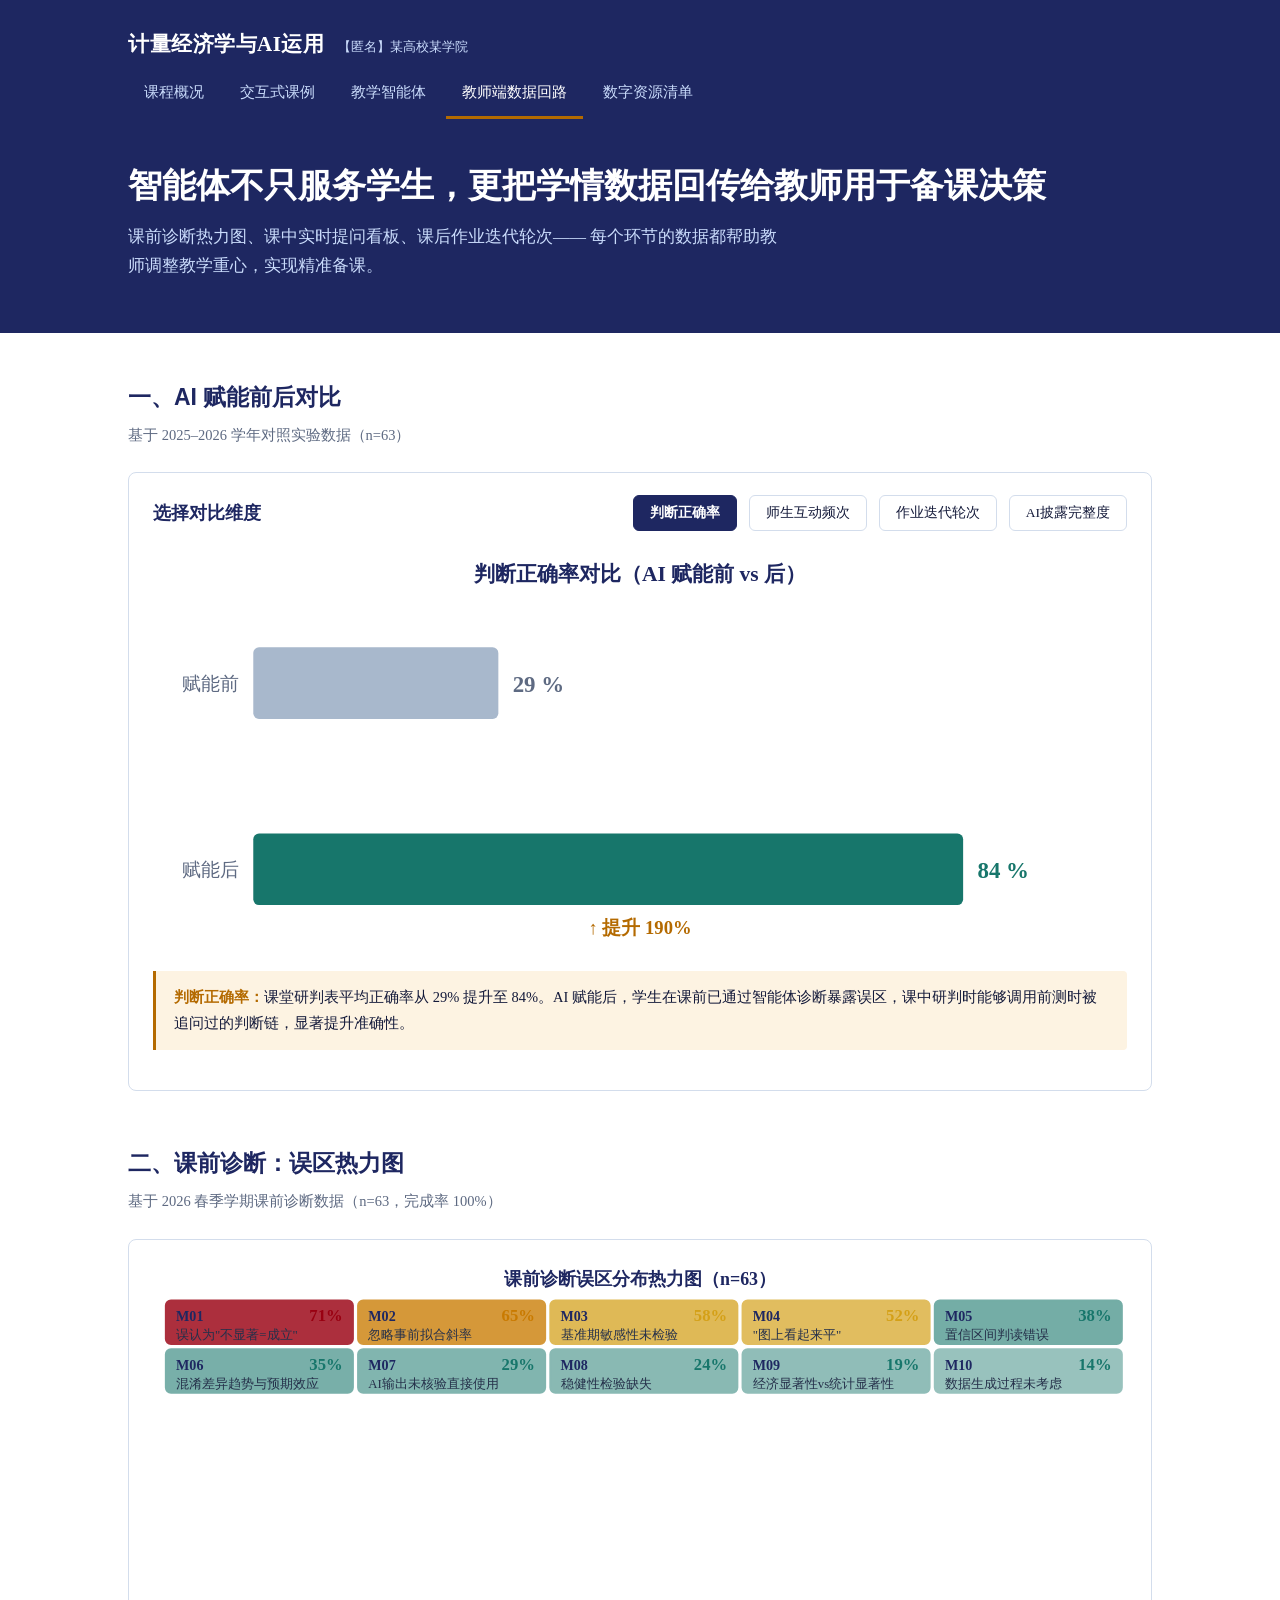
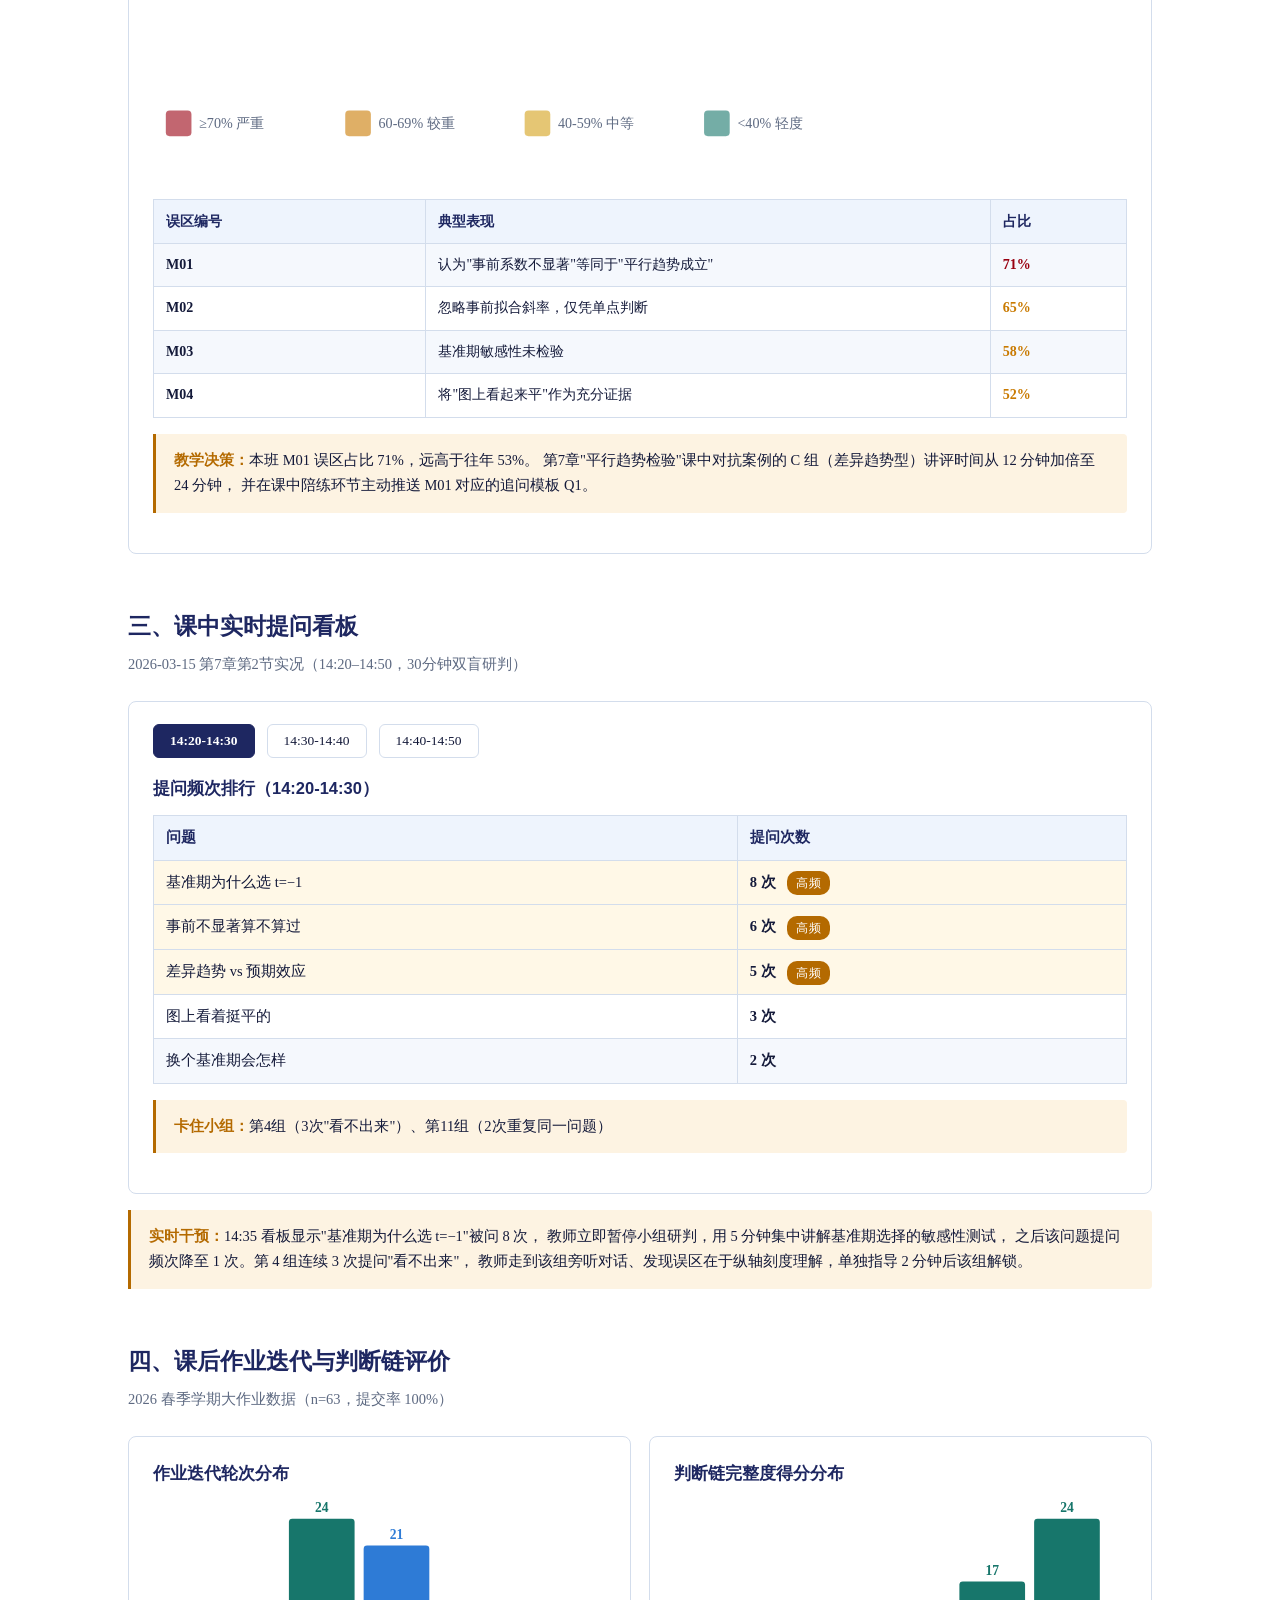
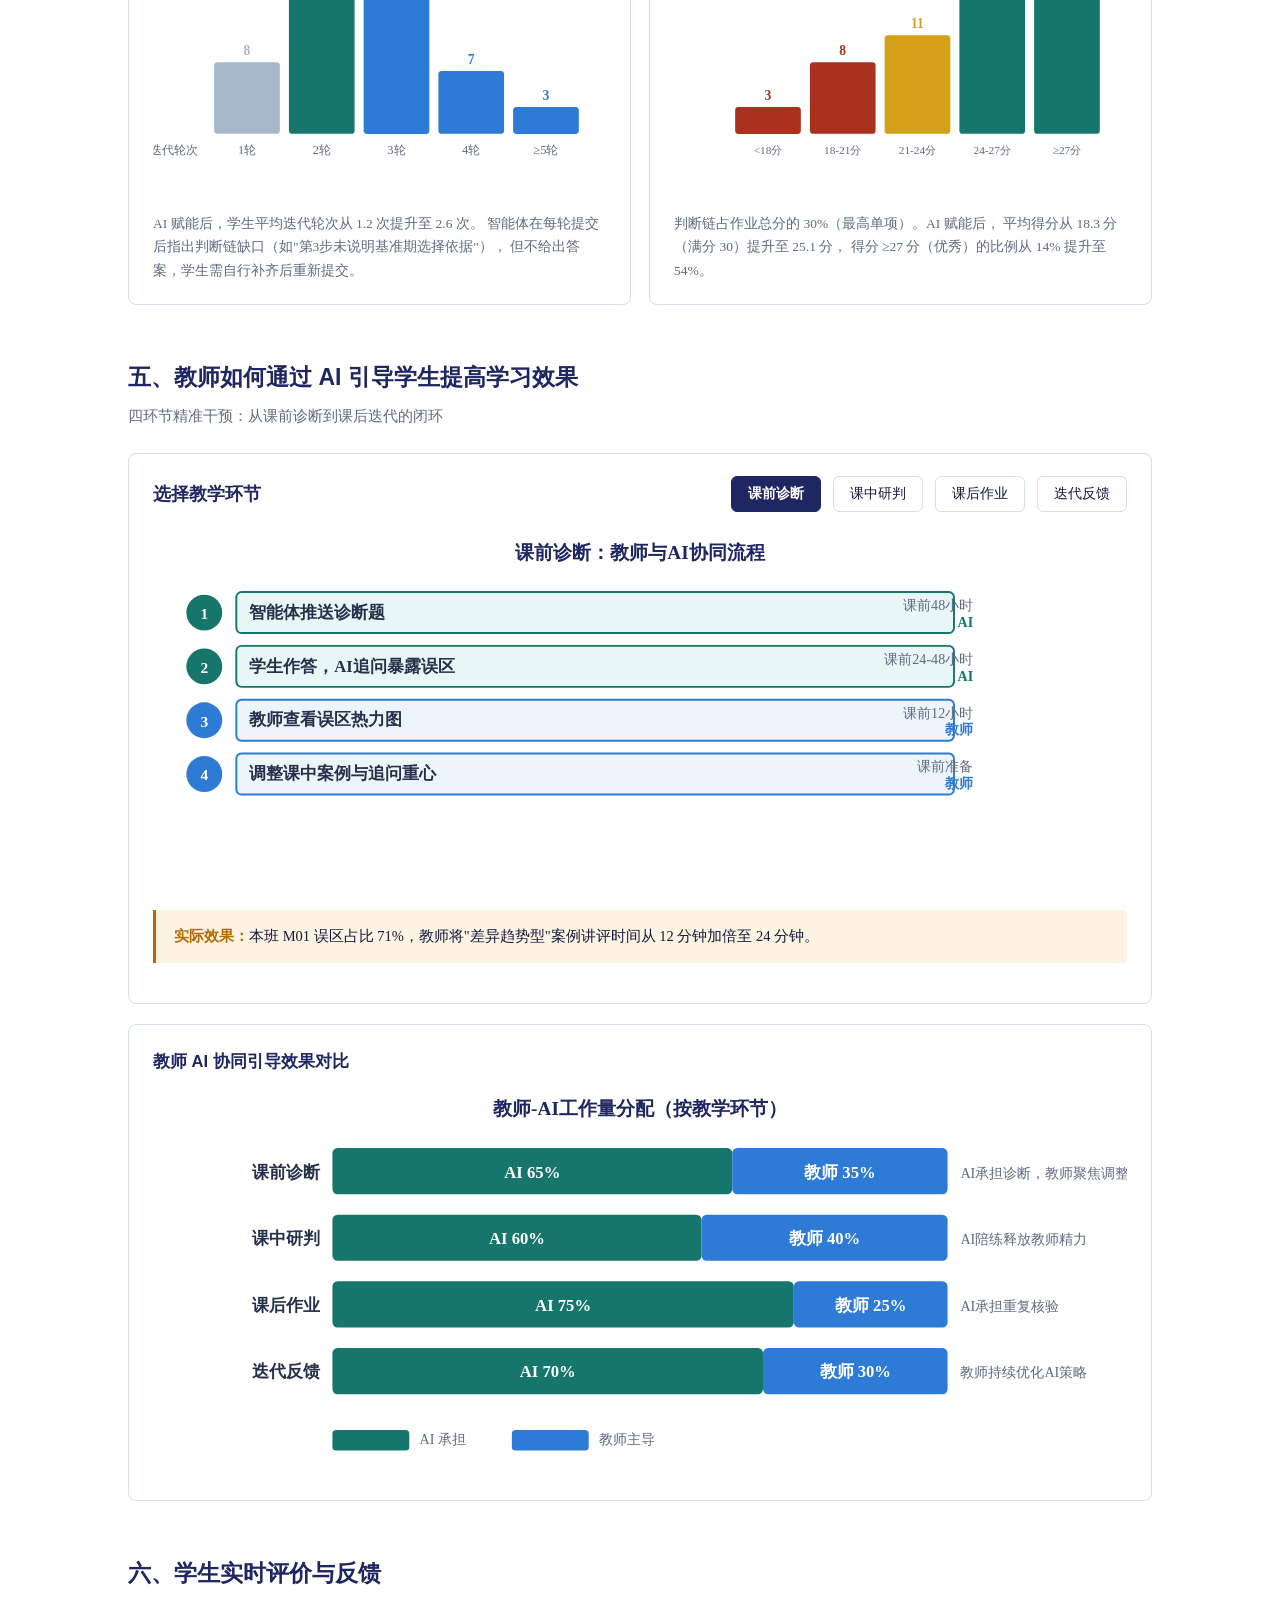
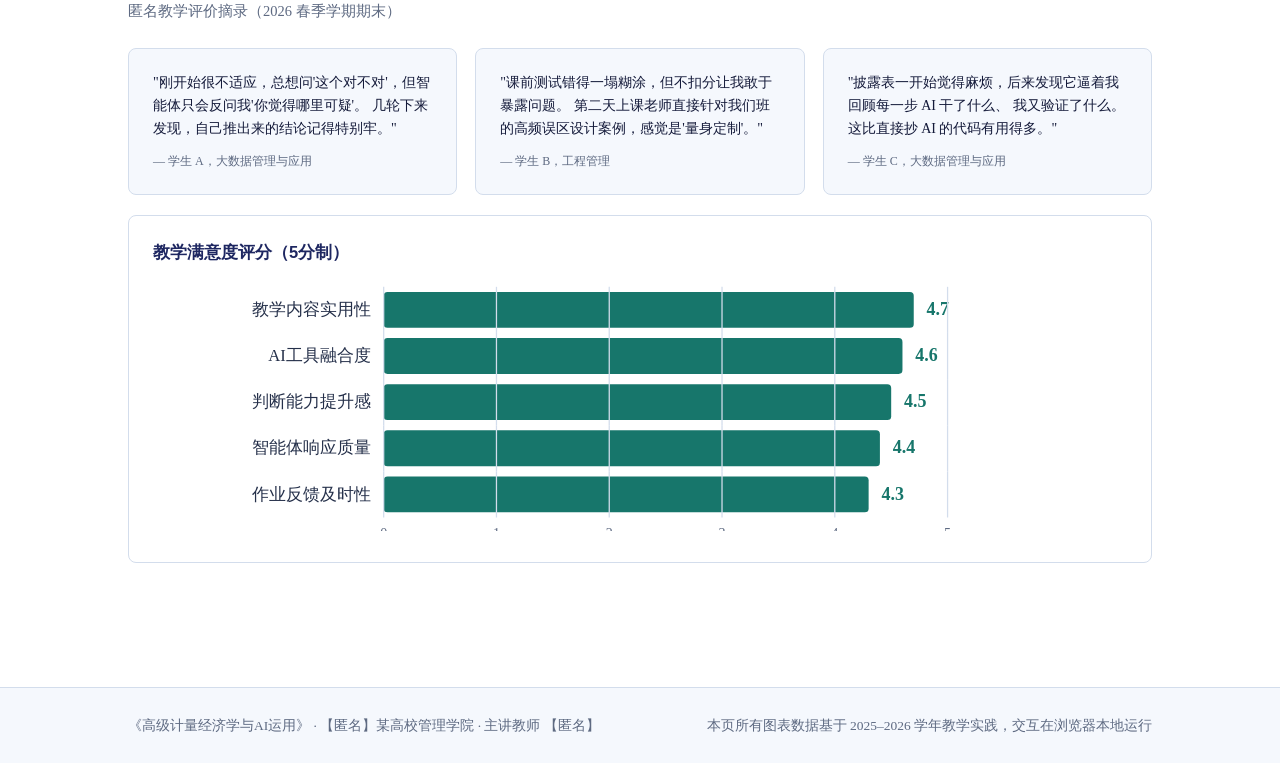
<file: teacher.html>
<!DOCTYPE html>
<html lang="zh-CN">
<head>
<meta charset="utf-8">
<meta name="viewport" content="width=device-width,initial-scale=1">
<title>教师端数据回路 · 计量经济学与AI运用</title>
<link rel="stylesheet" href="assets/style.css">
</head>
<body>
<header>
  <div class="hwrap">
    <div class="brand">
      <b>计量经济学与AI运用</b>
      <span>【匿名】某高校某学院</span>
    </div>
    <nav>
      <a href="index.html">课程概况</a>
      <a href="demo.html">交互式课例</a>
      <a href="agent.html">教学智能体</a>
      <a href="teacher.html" aria-current="page">教师端数据回路</a>
      <a href="resources.html">数字资源清单</a>
    </nav>
  </div>
</header>

<div class="hero">
  <div class="hwrap">
    <h1>智能体不只服务学生，更把学情数据回传给教师用于备课决策</h1>
    <p>课前诊断热力图、课中实时提问看板、课后作业迭代轮次——
       每个环节的数据都帮助教师调整教学重心，实现精准备课。</p>
  </div>
</div>

<main>

<section>
  <h2>一、AI 赋能前后对比</h2>
  <p class="sub">基于 2025–2026 学年对照实验数据（n=63）</p>

  <div class="card" style="margin-bottom:20px">
    <div style="display:flex; justify-content:space-between; align-items:center; margin-bottom:16px">
      <h3 style="margin:0">选择对比维度</h3>
      <div style="display:flex; gap:12px">
        <button class="metric-btn active" data-metric="accuracy">判断正确率</button>
        <button class="metric-btn" data-metric="interaction">师生互动频次</button>
        <button class="metric-btn" data-metric="revision">作业迭代轮次</button>
        <button class="metric-btn" data-metric="disclosure">AI披露完整度</button>
      </div>
    </div>
    <div id="comparisonChart"></div>
    <div id="comparisonText" class="note" style="margin-top:14px"></div>
  </div>
</section>

<section>
  <h2>二、课前诊断：误区热力图</h2>
  <p class="sub">基于 2026 春季学期课前诊断数据（n=63，完成率 100%）</p>

  <div class="card">
    <div id="heatmapChart"></div>
    <table style="margin-top:16px; font-size:14px">
      <tr><th style="width:28%">误区编号</th><th>典型表现</th><th style="width:14%">占比</th></tr>
      <tr><td><b>M01</b></td><td>认为"事前系数不显著"等同于"平行趋势成立"</td>
        <td><b style="color:#990011">71%</b></td></tr>
      <tr><td><b>M02</b></td><td>忽略事前拟合斜率，仅凭单点判断</td>
        <td><b style="color:#C97A00">65%</b></td></tr>
      <tr><td><b>M03</b></td><td>基准期敏感性未检验</td>
        <td><b style="color:#C97A00">58%</b></td></tr>
      <tr><td><b>M04</b></td><td>将"图上看起来平"作为充分证据</td>
        <td><b style="color:#C97A00">52%</b></td></tr>
    </table>
    <div class="note" style="margin-top:12px">
      <b>教学决策：</b>本班 M01 误区占比 71%，远高于往年 53%。
      第7章"平行趋势检验"课中对抗案例的 C 组（差异趋势型）讲评时间从 12 分钟加倍至 24 分钟，
      并在课中陪练环节主动推送 M01 对应的追问模板 Q1。
    </div>
  </div>
</section>

<section>
  <h2>三、课中实时提问看板</h2>
  <p class="sub">2026-03-15 第7章第2节实况（14:20–14:50，30分钟双盲研判）</p>

  <div class="card">
    <div style="display:flex; gap:12px; margin-bottom:16px">
      <button class="time-btn active" data-time="0">14:20-14:30</button>
      <button class="time-btn" data-time="1">14:30-14:40</button>
      <button class="time-btn" data-time="2">14:40-14:50</button>
    </div>
    <div id="questionBoard"></div>
    <div id="stuckGroups" style="margin-top:16px"></div>
  </div>

  <div class="note" style="margin-top:16px">
    <b>实时干预：</b>14:35 看板显示"基准期为什么选 t=−1"被问 8 次，
    教师立即暂停小组研判，用 5 分钟集中讲解基准期选择的敏感性测试，
    之后该问题提问频次降至 1 次。第 4 组连续 3 次提问"看不出来"，
    教师走到该组旁听对话、发现误区在于纵轴刻度理解，单独指导 2 分钟后该组解锁。
  </div>
</section>

<section>
  <h2>四、课后作业迭代与判断链评价</h2>
  <p class="sub">2026 春季学期大作业数据（n=63，提交率 100%）</p>

  <div class="grid g2" style="align-items:start">
    <div class="card">
      <h4>作业迭代轮次分布</h4>
      <div id="revisionChart"></div>
      <p style="font-size:13.5px; color:#5E6A82; margin:12px 0 0">
        AI 赋能后，学生平均迭代轮次从 1.2 次提升至 2.6 次。
        智能体在每轮提交后指出判断链缺口（如"第3步未说明基准期选择依据"），
        但不给出答案，学生需自行补齐后重新提交。
      </p>
    </div>
    <div class="card">
      <h4>判断链完整度得分分布</h4>
      <div id="judgmentScoreChart"></div>
      <p style="font-size:13.5px; color:#5E6A82; margin:12px 0 0">
        判断链占作业总分的 30%（最高单项）。AI 赋能后，
        平均得分从 18.3 分（满分 30）提升至 25.1 分，
        得分 ≥27 分（优秀）的比例从 14% 提升至 54%。
      </p>
    </div>
  </div>
</section>

<section>
  <h2>五、教师如何通过 AI 引导学生提高学习效果</h2>
  <p class="sub">四环节精准干预：从课前诊断到课后迭代的闭环</p>

  <div class="card" style="margin-bottom:20px">
    <div style="display:flex; justify-content:space-between; align-items:center; margin-bottom:16px">
      <h3 style="margin:0">选择教学环节</h3>
      <div style="display:flex; gap:12px; flex-wrap:wrap">
        <button class="phase-btn active" data-phase="pre">课前诊断</button>
        <button class="phase-btn" data-phase="during">课中研判</button>
        <button class="phase-btn" data-phase="post">课后作业</button>
        <button class="phase-btn" data-phase="iterate">迭代反馈</button>
      </div>
    </div>
    <div id="teachingPhaseChart"></div>
    <div id="teachingPhaseText" class="note" style="margin-top:14px"></div>
  </div>

  <div class="card">
    <h4>教师 AI 协同引导效果对比</h4>
    <div id="guidanceEffectChart"></div>
  </div>
</section>

<section>
  <h2>六、学生实时评价与反馈</h2>
  <p class="sub">匿名教学评价摘录（2026 春季学期期末）</p>

  <div class="grid g3">
    <div class="card tint">
      <p style="font-size:14px; line-height:1.65; margin:0">
        "刚开始很不适应，总想问'这个对不对'，但智能体只会反问我'你觉得哪里可疑'。
        几轮下来发现，自己推出来的结论记得特别牢。"
      </p>
      <p style="font-size:12px; color:#5E6A82; margin-top:10px">— 学生 A，大数据管理与应用</p>
    </div>
    <div class="card tint">
      <p style="font-size:14px; line-height:1.65; margin:0">
        "课前测试错得一塌糊涂，但不扣分让我敢于暴露问题。
        第二天上课老师直接针对我们班的高频误区设计案例，感觉是'量身定制'。"
      </p>
      <p style="font-size:12px; color:#5E6A82; margin-top:10px">— 学生 B，工程管理</p>
    </div>
    <div class="card tint">
      <p style="font-size:14px; line-height:1.65; margin:0">
        "披露表一开始觉得麻烦，后来发现它逼着我回顾每一步 AI 干了什么、
        我又验证了什么。这比直接抄 AI 的代码有用得多。"
      </p>
      <p style="font-size:12px; color:#5E6A82; margin-top:10px">— 学生 C，大数据管理与应用</p>
    </div>
  </div>

  <div class="card" style="margin-top:20px">
    <h4>教学满意度评分（5分制）</h4>
    <div id="satisfactionChart"></div>
  </div>
</section>

</main>

<footer>
  <div class="hwrap">
    <div>《高级计量经济学与AI运用》 · 【匿名】某高校管理学院 · 主讲教师 【匿名】</div>
    <div>本页所有图表数据基于 2025–2026 学年教学实践，交互在浏览器本地运行</div>
  </div>
</footer>
<script src="assets/app.js"></script>
</body>
</html>
</file>
<file: assets/style.css>
:root{
  --navy:#1E2761; --ink:#141A3A; --ice:#CADCFC; --icelt:#EEF4FD;
  --amber:#B46A00; --amberlt:#FDF3E2; --red:#990011; --teal:#1C7293;
  --gray:#5E6A82; --line:#D3DDEC; --light:#F5F8FD; --white:#fff;
  color-scheme:light;
}
*{box-sizing:border-box}
body{
  margin:0; background:var(--white); color:var(--ink);
  font:16px/1.75 "Source Han Serif SC","Noto Serif CJK SC","Songti SC",
       "SimSun",Georgia,serif;
  -webkit-font-smoothing:antialiased;
}
h1,h2,h3,h4,nav,.ui{
  font-family:"Source Han Sans SC","Noto Sans CJK SC","PingFang SC",
              "Microsoft YaHei",-apple-system,"Segoe UI",sans-serif;
}
a{color:var(--navy)}
a:hover{color:var(--amber)}
code,kbd{
  font-family:"SF Mono",Consolas,"Courier New",monospace; font-size:.88em;
  background:var(--light); padding:.12em .38em; border-radius:3px;
}
pre{
  background:var(--ink); color:#E6ECF7; padding:18px 20px; border-radius:6px;
  overflow-x:auto; font-size:13px; line-height:1.6;
}
pre code{background:none; color:inherit; padding:0}

/* ---------- header ---------- */
header{background:var(--navy); color:var(--white); padding:0}
.hwrap{max-width:1080px; margin:0 auto; padding:0 28px}
.brand{display:flex; align-items:baseline; gap:14px; padding:26px 0 6px}
.brand b{font-size:21px; font-weight:700; letter-spacing:.5px}
.brand span{font-size:13px; color:var(--ice)}
nav{display:flex; gap:4px; padding-bottom:0; flex-wrap:wrap}
nav a{
  color:var(--ice); text-decoration:none; font-size:14.5px;
  padding:11px 16px; border-bottom:3px solid transparent;
}
nav a:hover{color:var(--white); background:rgba(255,255,255,.07)}
nav a[aria-current]{color:var(--white); border-bottom-color:var(--amber)}

/* ---------- hero ---------- */
.hero{background:var(--navy); color:var(--white); padding:44px 0 52px}
.hero h1{font-size:34px; line-height:1.35; margin:0 0 14px; font-weight:700}
.hero p{font-size:16.5px; color:var(--ice); margin:0; max-width:660px}
.hero .meta{
  margin-top:26px; display:flex; gap:34px; flex-wrap:wrap;
  font-size:13.5px; color:var(--ice);
}
.hero .meta b{display:block; font-size:22px; color:var(--white); font-weight:700}

/* ---------- layout ---------- */
main{max-width:1080px; margin:0 auto; padding:44px 28px 72px}
section{margin-bottom:52px}
h2{
  font-size:23px; margin:0 0 6px; color:var(--navy); font-weight:700;
}
.sub{color:var(--gray); font-size:14.5px; margin:0 0 24px}
h3{font-size:17.5px; margin:30px 0 10px; color:var(--navy)}
p{margin:0 0 14px}
ul,ol{padding-left:24px; margin:0 0 14px}
li{margin-bottom:7px}

/* ---------- cards ---------- */
.grid{display:grid; gap:18px}
.g2{grid-template-columns:repeat(2,1fr)}
.g3{grid-template-columns:repeat(3,1fr)}
.g4{grid-template-columns:repeat(4,1fr)}
.card{
  background:var(--white); border:1px solid var(--line); border-radius:8px;
  padding:22px 24px;
}
.card.tint{background:var(--light)}
.card.ice{background:var(--icelt); border-color:#C2D6F4}
.card.amber{background:var(--amberlt); border-color:#F0DCB8}
.card h4{margin:0 0 8px; font-size:16.5px; color:var(--navy)}
.card p:last-child{margin-bottom:0}
.num{
  display:inline-flex; align-items:center; justify-content:center;
  width:28px; height:28px; border-radius:50%; background:var(--navy);
  color:var(--white); font-size:14px; font-weight:700; margin-bottom:10px;
}
.tag{
  display:inline-block; background:var(--amber); color:var(--white);
  font-size:11.5px; padding:2px 9px; border-radius:10px; letter-spacing:.4px;
  vertical-align:middle; margin-left:8px;
}
.tag.q{background:var(--gray)}

/* ---------- table ---------- */
table{border-collapse:collapse; width:100%; font-size:14.5px; margin:0 0 16px}
th,td{border:1px solid var(--line); padding:9px 12px; text-align:left;
      vertical-align:top}
th{background:var(--icelt); color:var(--navy); font-weight:700;
   font-family:"Source Han Sans SC","Noto Sans CJK SC","PingFang SC",sans-serif}
tbody tr:nth-child(even){background:var(--light)}

/* ---------- misc ---------- */
.note{
  border-left:3px solid var(--amber); background:var(--amberlt);
  padding:14px 18px; font-size:14.5px; margin:0 0 18px; border-radius:0 4px 4px 0;
}
.note b{color:var(--amber)}
.todo{
  border-left:3px solid var(--gray); background:var(--light);
  padding:14px 18px; font-size:14px; margin:0 0 18px; color:var(--gray);
  border-radius:0 4px 4px 0;
}
figure{margin:0 0 20px}
figure img{width:100%; border:1px solid var(--line); border-radius:6px;
           display:block; background:#fff}
figcaption{font-size:13px; color:var(--gray); margin-top:9px; text-align:center}
.stat{font-size:30px; font-weight:700; color:var(--navy); line-height:1.2}
.stat small{display:block; font-size:13px; color:var(--gray); font-weight:400}
footer{
  border-top:1px solid var(--line); background:var(--light);
  padding:26px 0; font-size:13.5px; color:var(--gray);
}
footer .hwrap{display:flex; justify-content:space-between; gap:20px;
              flex-wrap:wrap}
@media(max-width:820px){
  .g2,.g3,.g4{grid-template-columns:1fr}
  .hero h1{font-size:26px}
  main{padding:32px 20px 56px}
  .hwrap{padding:0 20px}
}

/* ---------- 教师端按钮 ---------- */
.metric-btn, .time-btn, .phase-btn {
  padding: 8px 16px;
  border: 1px solid var(--line);
  background: var(--white);
  border-radius: 6px;
  cursor: pointer;
  font-size: 13.5px;
  color: var(--ink);
  font-family: inherit;
  transition: all 0.2s;
}
.metric-btn:hover, .time-btn:hover, .phase-btn:hover {
  background: var(--light);
  border-color: var(--navy);
}
.metric-btn.active, .time-btn.active, .phase-btn.active {
  background: var(--navy);
  color: var(--white);
  border-color: var(--navy);
  font-weight: 600;
}
</file>
